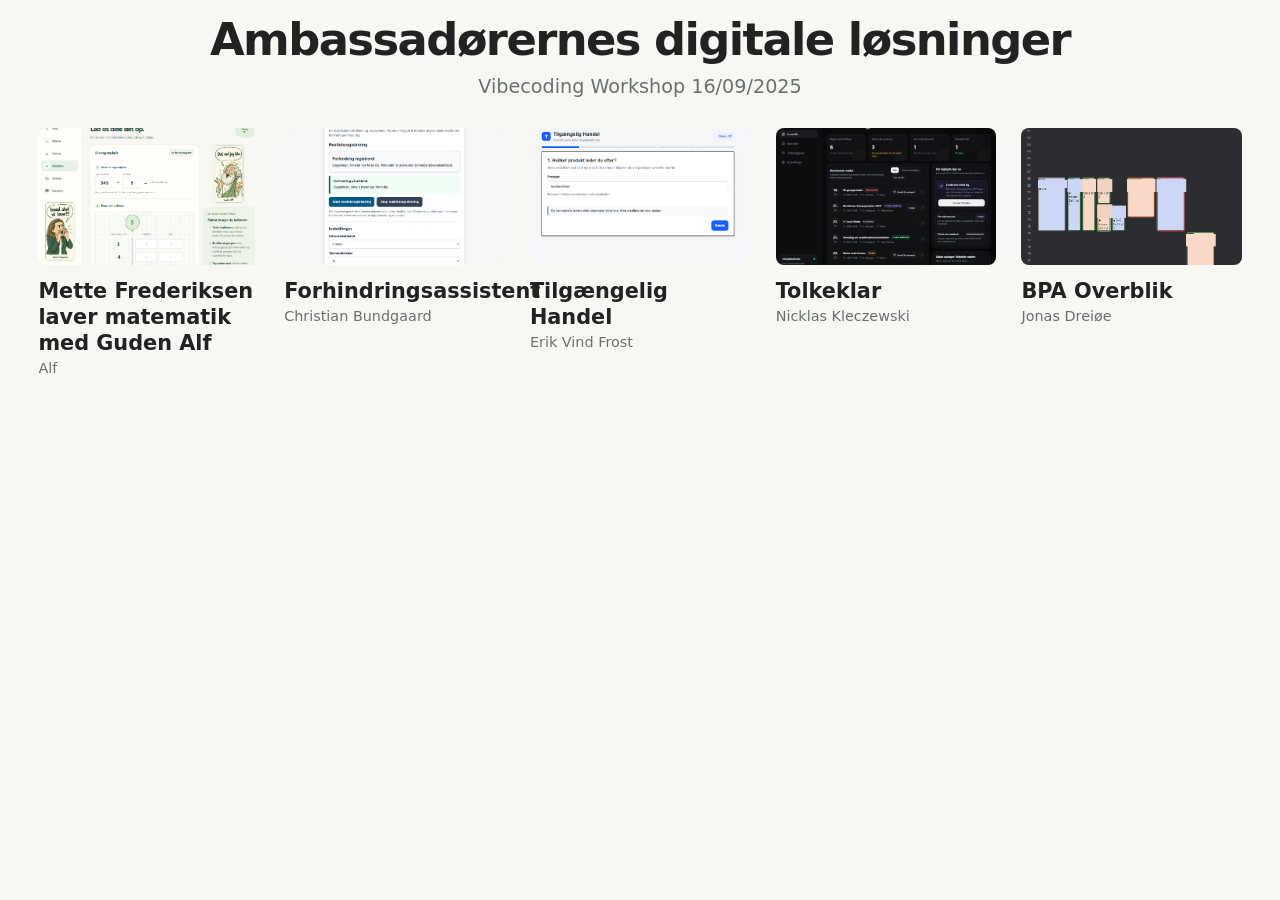
<file: index.html>
<!doctype html>
<html lang="da">
<head>
  <meta charset="utf-8">
  <meta name="viewport" content="width=device-width, initial-scale=1">
  <meta name="theme-color" content="#f7f7f4">
  <title>Workshopprojekter</title>
  <link rel="stylesheet" href="styles.css">
  <script src="projects.js" defer></script>
</head>
<body>
  <main class="gallery" id="gallery" aria-label="Workshopprojekter">
    <header class="gallery-heading">
      <h1>Ambassadørernes digitale løsninger</h1>
      <p>Vibecoding Workshop 16/09/2025</p>
    </header>
  </main>
  <main class="detail" id="detail" hidden>
    <header class="detail-header">
      <a class="back-link" href="./" aria-label="Tilbage til forsiden">←</a>
      <div><h1 id="project-title"></h1><p id="project-author"></p><p id="project-description" class="project-description" hidden></p></div>
    </header>
    <iframe id="project-frame" title="Projektvisning" sandbox="allow-scripts allow-forms allow-modals" allow="fullscreen"></iframe>
  </main>
</body>
</html>
</file>
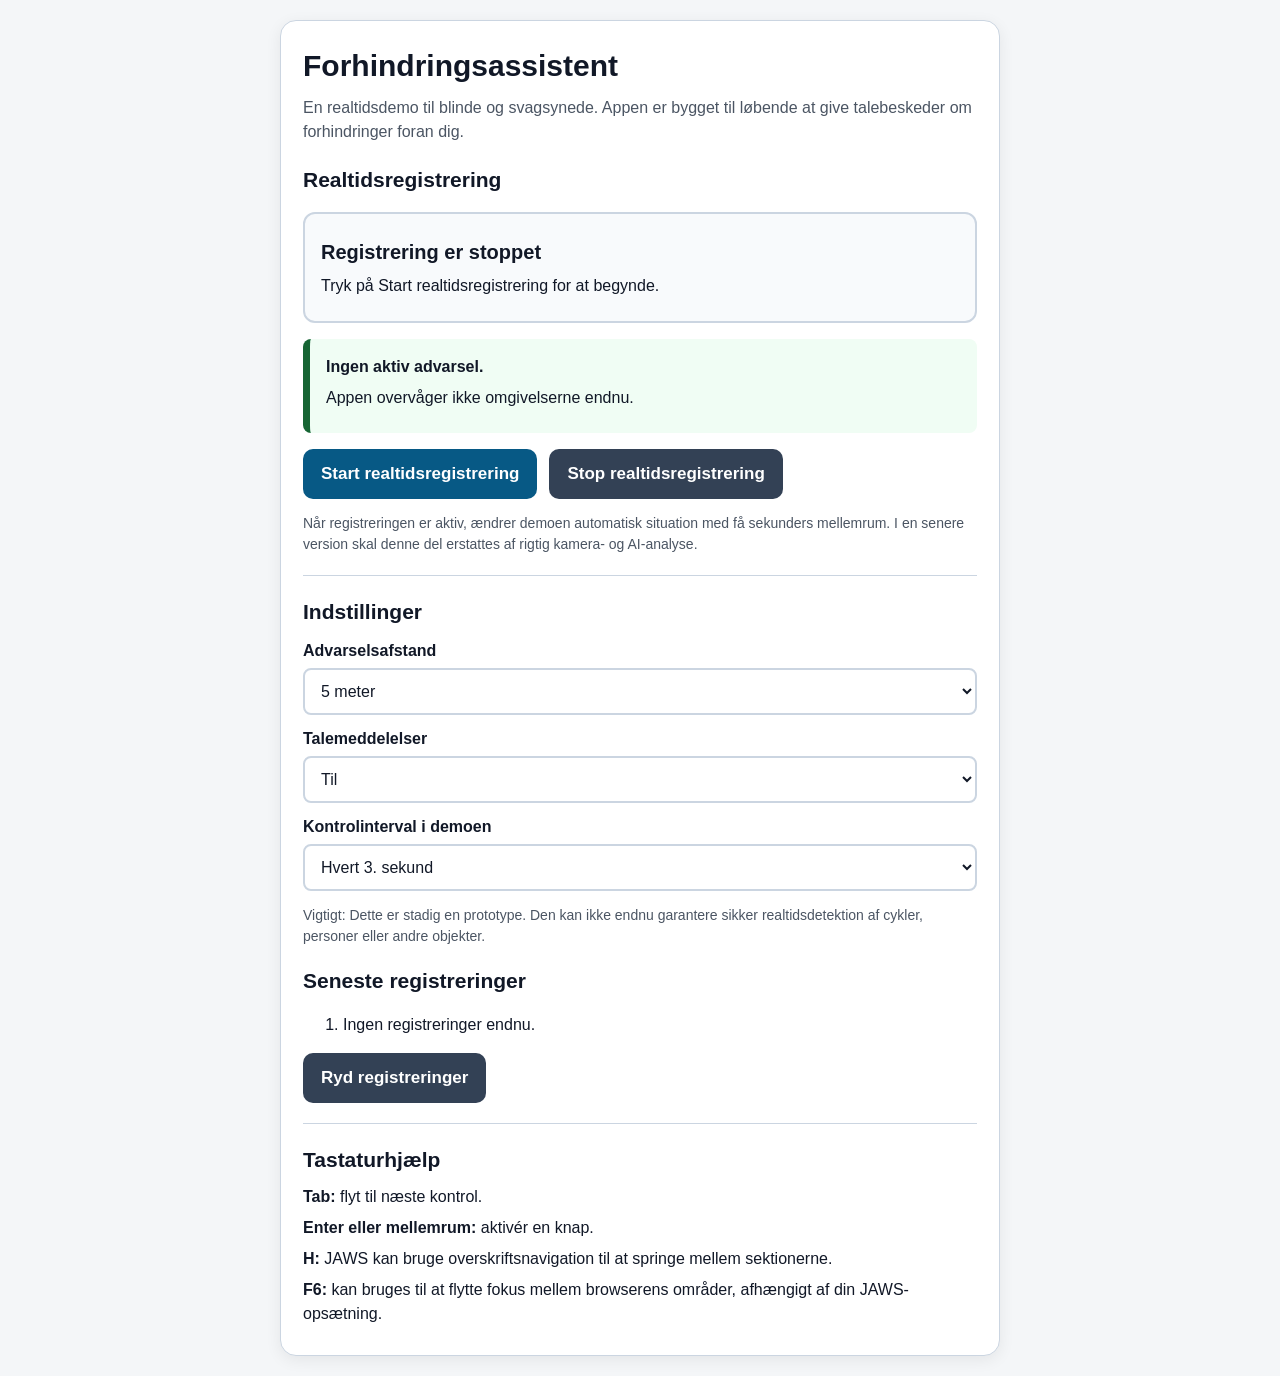
<file: projects/forhindringsassistent/index.html>
<!doctype html>
<html lang="da">
<head>
<meta charset="utf-8">
<meta name="viewport" content="width=device-width,initial-scale=1">
<title>Forhindringsassistent – demo</title>
<style>
  :root{
    --bg:#f4f6f8; --panel:#fff; --text:#111827; --muted:#4b5563;
    --accent:#075985; --accent2:#0c4a6e; --danger:#b91c1c;
    --border:#cbd5e1; --focus:#f59e0b; --ok:#166534;
  }
  *{box-sizing:border-box}
  body{margin:0;background:var(--bg);color:var(--text);font-family:Arial,sans-serif;line-height:1.5}
  main{max-width:760px;margin:0 auto;padding:20px}
  .app{background:var(--panel);border:1px solid var(--border);border-radius:16px;padding:22px;box-shadow:0 4px 16px #00000012}
  h1{font-size:30px;margin:0 0 8px}
  h2{font-size:21px;margin:0 0 10px}
  p{margin:7px 0}
  .intro{color:var(--muted);margin-bottom:20px}
  .status{border:2px solid var(--border);border-radius:12px;padding:16px;margin:16px 0;background:#f8fafc}
  .status strong{font-size:20px}
  .alert{border-left:7px solid var(--danger);background:#fef2f2;padding:16px;border-radius:8px;margin-top:14px}
  .clear{border-left:7px solid var(--ok);background:#f0fdf4;padding:16px;border-radius:8px;margin-top:14px}
  .row{display:flex;gap:12px;flex-wrap:wrap;margin-top:16px}
  button{appearance:none;border:0;border-radius:10px;background:var(--accent);color:#fff;padding:14px 18px;font-size:17px;font-weight:700;cursor:pointer;min-height:50px}
  button.secondary{background:#334155}
  button.danger{background:var(--danger)}
  button:focus-visible{outline:4px solid var(--focus);outline-offset:3px}
  .controls{border-top:1px solid var(--border);margin-top:20px;padding-top:20px}
  label{display:block;font-weight:700;margin:12px 0 5px}
  select,input{font:inherit;width:100%;padding:12px;border:2px solid var(--border);border-radius:8px;background:#fff;color:var(--text)}
  .sr{position:absolute;width:1px;height:1px;padding:0;margin:-1px;overflow:hidden;clip:rect(0,0,0,0);white-space:nowrap;border:0}
  .note{font-size:14px;color:var(--muted);margin-top:14px}
  .events{margin-top:18px}
  .events ul{padding-left:22px}
  .badge{display:inline-block;padding:3px 8px;border-radius:99px;background:#e2e8f0;font-size:13px;font-weight:700}
  @media(max-width:560px){main{padding:10px}.app{padding:16px}h1{font-size:26px}}
</style>
</head>
<body>
<main>
  <section class="app" aria-labelledby="title">
    <h1 id="title">Forhindringsassistent</h1>
    <p class="intro">
      En realtidsdemo til blinde og svagsynede. Appen er bygget til løbende at give
      talebeskeder om forhindringer foran dig.
    </p>

    <section aria-labelledby="live-heading">
      <h2 id="live-heading">Realtidsregistrering</h2>

      <div id="status" class="status" role="status" aria-live="polite" aria-atomic="true" tabindex="-1">
        <p><strong id="headline">Registrering er stoppet</strong></p>
        <p id="detail">Tryk på Start realtidsregistrering for at begynde.</p>
      </div>

      <div id="warning" class="clear" role="alert" aria-live="assertive" aria-atomic="true">
        <strong>Ingen aktiv advarsel.</strong>
        <p>Appen overvåger ikke omgivelserne endnu.</p>
      </div>

      <div class="row">
        <button id="start">Start realtidsregistrering</button>
        <button id="stop" class="secondary" disabled>Stop realtidsregistrering</button>
      </div>

      <p id="running-description" class="note">
        Når registreringen er aktiv, ændrer demoen automatisk situation med få sekunders mellemrum.
        I en senere version skal denne del erstattes af rigtig kamera- og AI-analyse.
      </p>
    </section>

    <section class="controls" aria-labelledby="settings-heading">
      <h2 id="settings-heading">Indstillinger</h2>

      <label for="distance">Advarselsafstand</label>
      <select id="distance">
        <option value="2">2 meter</option>
        <option value="5" selected>5 meter</option>
        <option value="10">10 meter</option>
      </select>

      <label for="sound">Talemeddelelser</label>
      <select id="sound">
        <option value="on" selected>Til</option>
        <option value="off">Fra</option>
      </select>

      <label for="interval">Kontrolinterval i demoen</label>
      <select id="interval">
        <option value="2">Hvert 2. sekund</option>
        <option value="3" selected>Hvert 3. sekund</option>
        <option value="5">Hvert 5. sekund</option>
      </select>

      <p class="note">
        Vigtigt: Dette er stadig en prototype. Den kan ikke endnu garantere sikker
        realtidsdetektion af cykler, personer eller andre objekter.
      </p>
    </section>

    <section class="events" aria-labelledby="events-heading">
      <h2 id="events-heading">Seneste registreringer</h2>
      <ol id="log" aria-live="off">
        <li>Ingen registreringer endnu.</li>
      </ol>
      <button id="clear-log" class="secondary">Ryd registreringer</button>
    </section>

    <section class="controls" aria-labelledby="keyboard-heading">
      <h2 id="keyboard-heading">Tastaturhjælp</h2>
      <p><strong>Tab:</strong> flyt til næste kontrol.</p>
      <p><strong>Enter eller mellemrum:</strong> aktivér en knap.</p>
      <p><strong>H:</strong> JAWS kan bruge overskriftsnavigation til at springe mellem sektionerne.</p>
      <p><strong>F6:</strong> kan bruges til at flytte fokus mellem browserens områder, afhængigt af din JAWS-opsætning.</p>
    </section>
  </section>
</main>

<script>
(() => {
  const situations = [
    {name:"Cykel", distance:4, direction:"lige foran dig", movement:"står stille", severity:"danger"},
    {name:"Cykel", distance:3, direction:"lidt til højre", movement:"bevæger sig mod dig", severity:"danger"},
    {name:"Person", distance:6, direction:"lige foran dig", movement:"går på tværs", severity:"danger"},
    {name:"Skraldespand", distance:2, direction:"lidt til venstre", movement:"står stille", severity:"danger"},
    {name:"Byggehegn", distance:8, direction:"lige foran dig", movement:"står stille", severity:"danger"},
    {name:"Ingen forhindring", distance:null, direction:"", movement:"", severity:"clear"}
  ];

  let index = 0;
  let timer = null;
  let running = false;

  const $ = id => document.getElementById(id);

  function speak(text) {
    if ($("sound").value !== "on" || !("speechSynthesis" in window)) return;
    speechSynthesis.cancel();
    const utterance = new SpeechSynthesisUtterance(text);
    utterance.lang = "da-DK";
    utterance.rate = 1.0;
    speechSynthesis.speak(utterance);
  }

  function threshold() {
    return Number($("distance").value);
  }

  function addLog(text) {
    const log = $("log");
    if (log.children.length === 1 &&
        log.firstElementChild.textContent === "Ingen registreringer endnu.") {
      log.innerHTML = "";
    }
    const li = document.createElement("li");
    li.textContent = new Date().toLocaleTimeString("da-DK", {
      hour:"2-digit", minute:"2-digit", second:"2-digit"
    }) + ": " + text;
    log.prepend(li);
    while (log.children.length > 8) log.lastElementChild.remove();
  }

  function announceSituation() {
    const s = situations[index];
    index = (index + 1) % situations.length;

    if (s.severity === "clear") {
      $("headline").textContent = "Ingen forhindring registreret";
      $("detail").textContent = "Der er ikke registreret en aktiv forhindring i denne demosituation.";
      $("warning").className = "clear";
      $("warning").innerHTML =
        "<strong>Vejen er fri i denne demosituation.</strong>" +
        "<p>Fortsæt med opmærksomhed på omgivelserne.</p>";
      speak("Ingen forhindring registreret");
      addLog("Ingen forhindring registreret");
      return;
    }

    const limit = threshold();

    if (s.distance <= limit) {
      const text = `Pas på. ${s.name}, cirka ${s.distance} meter ${s.direction}. ${s.movement}.`;
      $("headline").textContent = "ADVARSEL";
      $("detail").textContent =
        `${s.name}, cirka ${s.distance} meter ${s.direction}. ${s.movement}.`;
      $("warning").className = "alert";
      $("warning").innerHTML =
        `<strong>Pas på: ${s.name}.</strong>` +
        `<p>Cirka ${s.distance} meter ${s.direction}. ${s.movement}.</p>`;
      speak(text);
      addLog(text);
    } else {
      $("headline").textContent = "Forhindring registreret";
      $("detail").textContent =
        `${s.name}, ${s.distance} meter ${s.direction}. Afstanden er større end din valgte advarselsafstand.`;
      $("warning").className = "clear";
      $("warning").innerHTML =
        `<strong>Forhindring på afstand.</strong>` +
        `<p>${s.name}, cirka ${s.distance} meter ${s.direction}.</p>`;
    }
  }

  function start() {
    if (running) return;
    running = true;
    $("start").disabled = true;
    $("stop").disabled = false;
    $("headline").textContent = "Realtidsregistrering er aktiv";
    $("detail").textContent = "Appen kontrollerer situationen løbende.";
    speak("Realtidsregistrering startet");
    addLog("Realtidsregistrering startet");
    announceSituation();

    const ms = Number($("interval").value) * 1000;
    timer = setInterval(announceSituation, ms);
  }

  function stop() {
    running = false;
    clearInterval(timer);
    timer = null;
    $("start").disabled = false;
    $("stop").disabled = true;
    $("headline").textContent = "Registrering er stoppet";
    $("detail").textContent = "Tryk på Start realtidsregistrering for at begynde igen.";
    $("warning").className = "clear";
    $("warning").innerHTML =
      "<strong>Ingen aktiv advarsel.</strong><p>Appen overvåger ikke omgivelserne.</p>";
    speak("Realtidsregistrering stoppet");
    addLog("Realtidsregistrering stoppet");
  }

  $("start").addEventListener("click", start);
  $("stop").addEventListener("click", stop);

  $("clear-log").addEventListener("click", () => {
    $("log").innerHTML = "<li>Ingen registreringer endnu.</li>";
    speak("Registreringer ryddet");
  });

  $("interval").addEventListener("change", () => {
    if (!running) return;
    clearInterval(timer);
    timer = setInterval(announceSituation, Number($("interval").value) * 1000);
    speak("Kontrolinterval ændret");
  });

  $("distance").addEventListener("change", () => {
    if (running) speak(`Advarselsafstand ${threshold()} meter`);
  });

  $("sound").addEventListener("change", () => {
    if ($("sound").value === "on") speak("Talemeddelelser slået til");
  });
})();
</script>
</body>
</html>
</file>
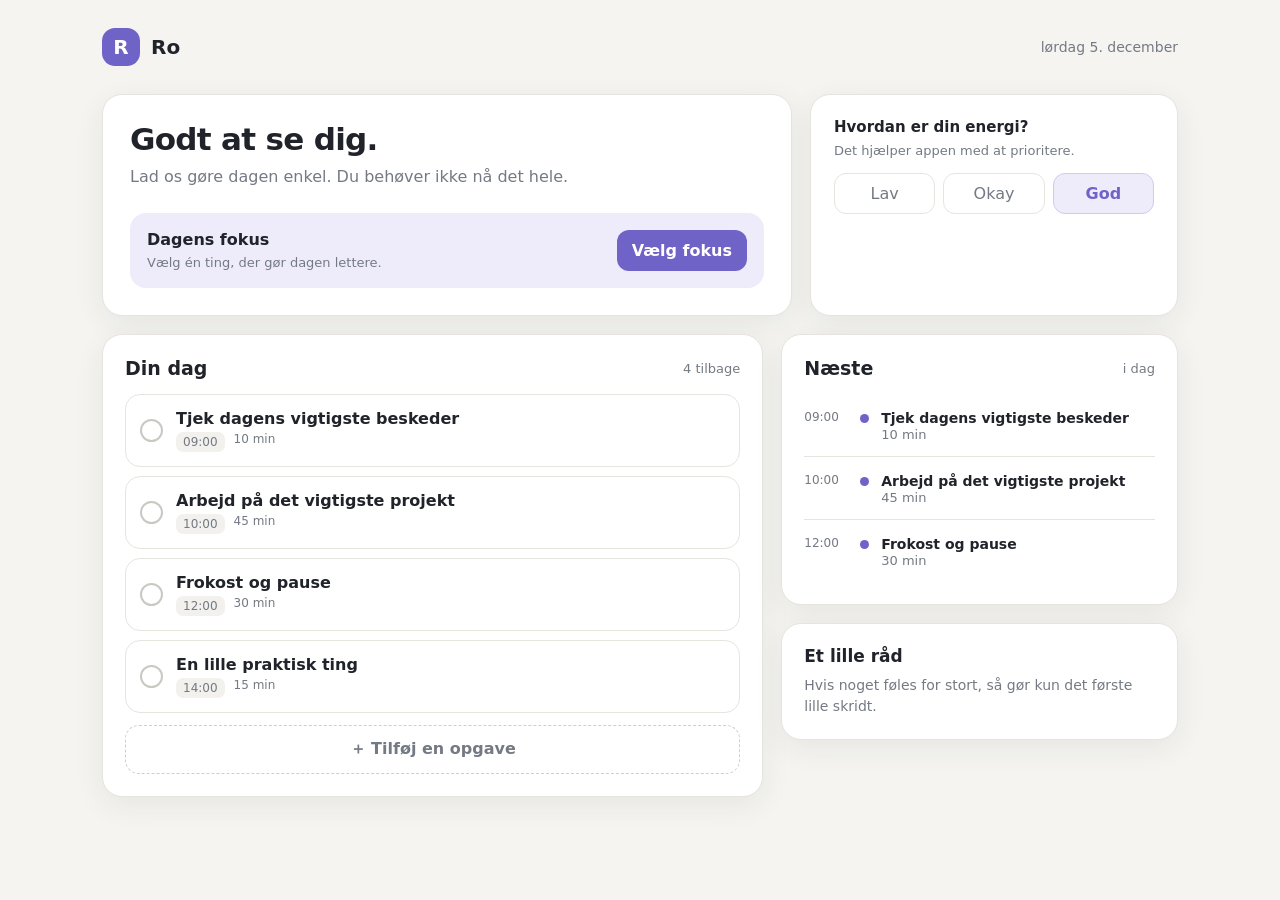
<file: projects/planlaegger-app/index.html>
<!DOCTYPE html>
<html lang="da">
<head>
<meta charset="UTF-8">
<meta name="viewport" content="width=device-width, initial-scale=1.0">
<title>Ro — ADHD planlægger</title>
<style>
  :root{
    --bg:#f5f4f0;
    --card:#ffffff;
    --ink:#20242a;
    --muted:#747a83;
    --line:#e6e4de;
    --accent:#6f63c8;
    --accent-soft:#eeecfb;
    --green:#4d9b78;
    --yellow:#e5aa4d;
    --shadow:0 8px 30px rgba(32,36,42,.07);
    --radius:20px;
  }
  *{box-sizing:border-box}
  body{
    margin:0;background:var(--bg);color:var(--ink);
    font-family:Inter,ui-sans-serif,system-ui,-apple-system,BlinkMacSystemFont,"Segoe UI",sans-serif;
  }
  button,input{font:inherit}
  button{cursor:pointer}
  .app{max-width:1120px;margin:auto;min-height:100vh;padding:28px 22px 100px}
  header{display:flex;justify-content:space-between;align-items:center;margin-bottom:28px}
  .brand{display:flex;align-items:center;gap:11px;font-weight:750;font-size:20px}
  .logo{width:38px;height:38px;border-radius:13px;background:var(--accent);color:#fff;display:grid;place-items:center;font-weight:800}
  .date{color:var(--muted);font-size:14px}
  .hero{display:grid;grid-template-columns:1.5fr .8fr;gap:18px;margin-bottom:18px}
  .card{background:var(--card);border:1px solid var(--line);border-radius:var(--radius);box-shadow:var(--shadow)}
  .welcome{padding:27px}
  h1{font-size:31px;line-height:1.1;margin:0 0 9px;letter-spacing:-.7px}
  .sub{color:var(--muted);margin:0;line-height:1.5}
  .focus{margin-top:24px;background:var(--accent-soft);border-radius:16px;padding:17px;display:flex;justify-content:space-between;align-items:center;gap:12px}
  .focus strong{display:block;margin-bottom:3px}
  .small{font-size:13px;color:var(--muted)}
  .primary{border:0;background:var(--accent);color:#fff;border-radius:12px;padding:11px 15px;font-weight:700}
  .secondary{border:1px solid var(--line);background:#fff;color:var(--ink);border-radius:12px;padding:10px 14px;font-weight:650}
  .energy{padding:23px}
  .energy h3{margin:0 0 7px;font-size:15px}
  .energy-row{display:flex;gap:8px;margin-top:15px}
  .energy button{flex:1;border:1px solid var(--line);background:#fff;border-radius:12px;padding:10px 4px;color:var(--muted)}
  .energy button.active{background:var(--accent-soft);border-color:#cfc9f3;color:var(--accent);font-weight:700}
  .layout{display:grid;grid-template-columns:1.25fr .75fr;gap:18px}
  .section{padding:22px}
  .section-head{display:flex;justify-content:space-between;align-items:center;margin-bottom:15px}
  .section h2{font-size:19px;margin:0}
  .tasks{display:flex;flex-direction:column;gap:9px}
  .task{display:flex;align-items:center;gap:13px;padding:14px;border:1px solid var(--line);border-radius:15px;transition:.2s}
  .task.done{opacity:.55;background:#fafaf9}
  .task.done .task-title{text-decoration:line-through}
  .check{width:23px;height:23px;border-radius:50%;border:2px solid #c9c8c2;background:#fff;flex:none;display:grid;place-items:center;color:#fff}
  .task.done .check{background:var(--green);border-color:var(--green)}
  .task-main{flex:1;min-width:0}
  .task-title{font-weight:650}
  .meta{display:flex;gap:9px;margin-top:4px;font-size:12px;color:var(--muted)}
  .tag{padding:3px 7px;border-radius:7px;background:#f2f1ed}
  .add{width:100%;margin-top:12px;border:1.5px dashed #cfcfc9;background:transparent;border-radius:14px;padding:13px;color:var(--muted);font-weight:650}
  .side-block{margin-bottom:18px}
  .next{display:flex;gap:12px;align-items:flex-start;padding:14px 0;border-bottom:1px solid var(--line)}
  .next:last-child{border-bottom:0}
  .time{font-size:12px;color:var(--muted);width:44px;padding-top:2px}
  .dot{width:9px;height:9px;border-radius:50%;background:var(--accent);margin-top:6px}
  .next strong{font-size:14px}
  .empty{padding:22px 5px;color:var(--muted);text-align:center;display:none}
  .modal{position:fixed;inset:0;background:rgba(25,28,33,.35);display:none;align-items:center;justify-content:center;padding:20px}
  .modal.open{display:flex}
  .dialog{width:min(460px,100%);background:#fff;border-radius:22px;padding:24px;box-shadow:0 20px 70px rgba(0,0,0,.18)}
  .dialog h2{margin:0 0 17px}
  label{font-size:13px;color:var(--muted);display:block;margin:12px 0 6px}
  input{width:100%;border:1px solid var(--line);border-radius:11px;padding:11px 12px;outline:none}
  input:focus{border-color:#aaa2e6;box-shadow:0 0 0 3px var(--accent-soft)}
  .actions{display:flex;justify-content:flex-end;gap:9px;margin-top:20px}
  @media(max-width:780px){
    .hero,.layout{grid-template-columns:1fr}
    h1{font-size:27px}
    .app{padding:20px 14px 70px}
  }
</style>
</head>
<body>
<div class="app">
  <header>
    <div class="brand"><div class="logo">R</div> Ro</div>
    <div class="date" id="today"></div>
  </header>

  <div class="hero">
    <section class="card welcome">
      <h1>Godt at se dig.</h1>
      <p class="sub">Lad os gøre dagen enkel. Du behøver ikke nå det hele.</p>
      <div class="focus">
        <div><strong>Dagens fokus</strong><span class="small">Vælg én ting, der gør dagen lettere.</span></div>
        <button class="primary" onclick="focusTask()">Vælg fokus</button>
      </div>
    </section>
    <section class="card energy">
      <h3>Hvordan er din energi?</h3>
      <div class="small">Det hjælper appen med at prioritere.</div>
      <div class="energy-row">
        <button onclick="setEnergy(this,'Lav')">Lav</button>
        <button onclick="setEnergy(this,'Okay')">Okay</button>
        <button onclick="setEnergy(this,'God')" class="active">God</button>
      </div>
    </section>
  </div>

  <div class="layout">
    <section class="card section">
      <div class="section-head">
        <h2>Din dag</h2>
        <span class="small" id="count"></span>
      </div>
      <div class="tasks" id="tasks"></div>
      <div class="empty" id="empty">Ingen opgaver endnu. Det er også helt okay.</div>
      <button class="add" onclick="openModal()">＋ Tilføj en opgave</button>
    </section>

    <aside>
      <section class="card section side-block">
        <div class="section-head"><h2>Næste</h2><span class="small">i dag</span></div>
        <div id="next"></div>
      </section>
      <section class="card section">
        <h2 style="font-size:17px;margin:0 0 9px">Et lille råd</h2>
        <p class="sub" style="font-size:14px">Hvis noget føles for stort, så gør kun det første lille skridt.</p>
      </section>
    </aside>
  </div>
</div>

<div class="modal" id="modal" onclick="if(event.target===this)closeModal()">
  <div class="dialog">
    <h2>Ny opgave</h2>
    <label for="title">Hvad skal gøres?</label>
    <input id="title" placeholder="Fx. Send mail til Anna">
    <label for="time">Tidspunkt <span>(valgfrit)</span></label>
    <input id="time" type="time">
    <label for="duration">Hvor lang tid?</label>
    <input id="duration" placeholder="Fx. 15 min">
    <div class="actions">
      <button class="secondary" onclick="closeModal()">Annuller</button>
      <button class="primary" onclick="addTask()">Tilføj</button>
    </div>
  </div>
</div>

<script>
const state = {
  energy:'God',
  tasks:[
    {id:1,title:'Tjek dagens vigtigste beskeder',time:'09:00',duration:'10 min',done:false},
    {id:2,title:'Arbejd på det vigtigste projekt',time:'10:00',duration:'45 min',done:false},
    {id:3,title:'Frokost og pause',time:'12:00',duration:'30 min',done:false},
    {id:4,title:'En lille praktisk ting',time:'14:00',duration:'15 min',done:false}
  ]
};

function render(){
  const tasks=document.getElementById('tasks');
  tasks.innerHTML='';
  state.tasks.forEach(t=>{
    const el=document.createElement('div');
    el.className='task '+(t.done?'done':'');
    el.innerHTML=`<button class="check" aria-label="Marker færdig" onclick="toggleTask(${t.id})">${t.done?'✓':''}</button>
      <div class="task-main"><div class="task-title">${escapeHtml(t.title)}</div>
      <div class="meta"><span class="tag">${t.time||'Når det passer'}</span><span>${escapeHtml(t.duration||'')}</span></div></div>`;
    tasks.appendChild(el);
  });
  const left=state.tasks.filter(t=>!t.done).length;
  document.getElementById('count').textContent=left+' tilbage';
  document.getElementById('empty').style.display=state.tasks.length?'none':'block';
  renderNext();
}
function renderNext(){
  const next=document.getElementById('next');
  const upcoming=state.tasks.filter(t=>!t.done && t.time).slice(0,3);
  next.innerHTML=upcoming.length?upcoming.map(t=>`<div class="next"><div class="time">${t.time}</div><div class="dot"></div><div><strong>${escapeHtml(t.title)}</strong><div class="small">${escapeHtml(t.duration||'')}</div></div></div>`).join(''):'<div class="small">Du har ingen næste opgave.</div>';
}
function toggleTask(id){const t=state.tasks.find(x=>x.id===id);t.done=!t.done;render()}
function setEnergy(btn,value){document.querySelectorAll('.energy button').forEach(b=>b.classList.remove('active'));btn.classList.add('active');state.energy=value}
function focusTask(){
  const t=state.tasks.find(x=>!x.done);
  if(!t)return alert('Du er færdig for nu 🎉');
  document.querySelectorAll('.task').forEach((el,i)=>{if(state.tasks[i].id===t.id){el.style.borderColor='var(--accent)';el.scrollIntoView({behavior:'smooth',block:'center'});setTimeout(()=>el.style.borderColor='',1200)}})
}
function openModal(){document.getElementById('modal').classList.add('open');document.getElementById('title').focus()}
function closeModal(){document.getElementById('modal').classList.remove('open');document.getElementById('title').value='';document.getElementById('time').value='';document.getElementById('duration').value=''}
function addTask(){
  const title=document.getElementById('title').value.trim();
  if(!title){document.getElementById('title').focus();return}
  state.tasks.push({id:Date.now(),title,time:document.getElementById('time').value,duration:document.getElementById('duration').value.trim(),done:false});
  state.tasks.sort((a,b)=>(a.time||'99:99').localeCompare(b.time||'99:99'));
  closeModal();render();
}
function escapeHtml(s){return String(s).replace(/[&<>"']/g,c=>({'&':'&amp;','<':'&lt;','>':'&gt;','"':'&quot;',"'":'&#039;'}[c]))}
const d=new Date();document.getElementById('today').textContent=d.toLocaleDateString('da-DK',{weekday:'long',day:'numeric',month:'long'});
render();
</script>
</body>
</html>
</file>
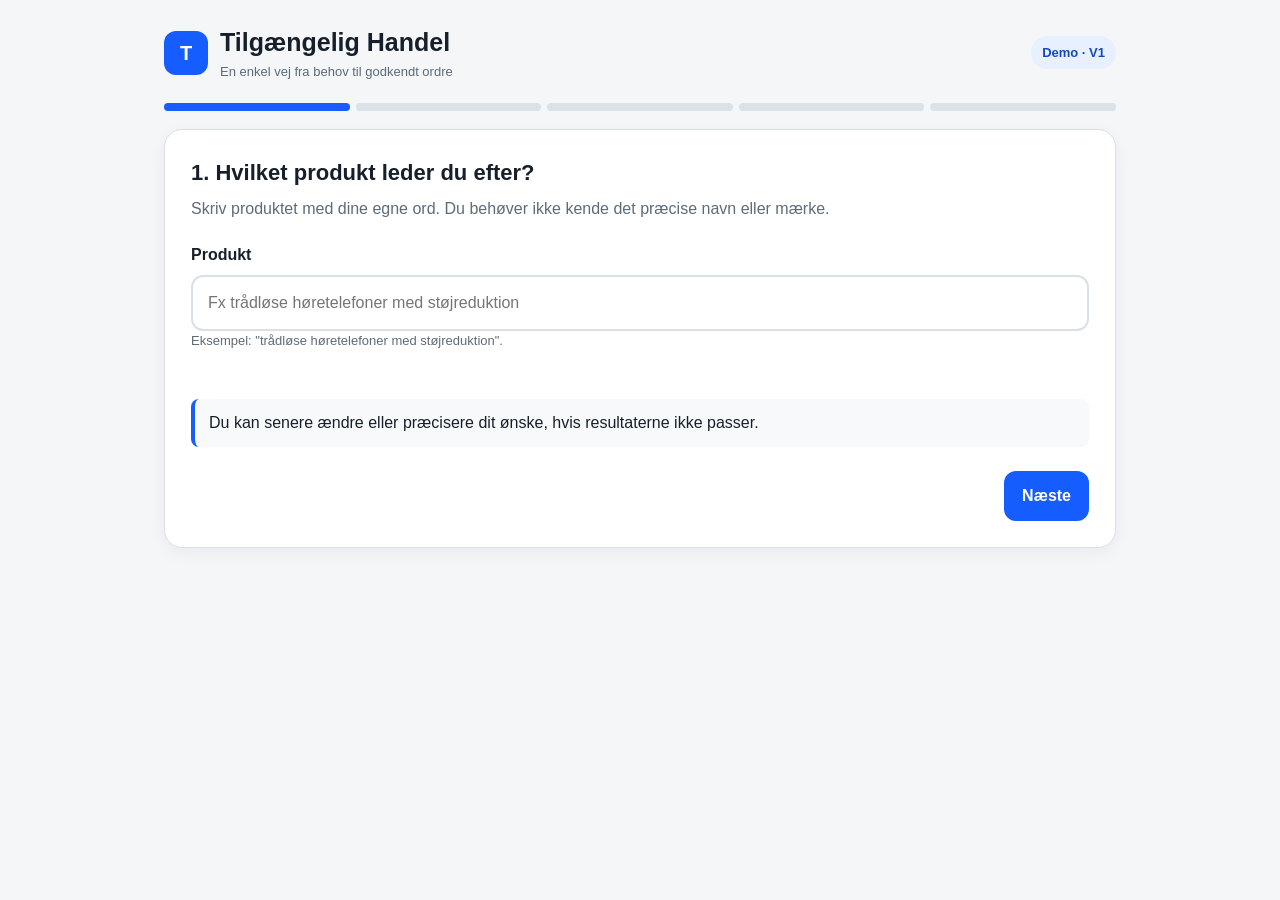
<file: projects/tilgaengelig-handel/index.html>
<!DOCTYPE html>
<html lang="da">
<head>
<meta charset="UTF-8">
<meta name="viewport" content="width=device-width, initial-scale=1.0">
<title>Tilgængelig Handel – Demo</title>
<style>
  :root{
    --bg:#f4f6f8; --card:#fff; --text:#17202a; --muted:#5e6b78;
    --primary:#165dff; --primary-dark:#0d46c7; --border:#d9e0e7;
    --focus:#ffb000; --success:#16794c;
  }
  *{box-sizing:border-box}
  html{scroll-behavior:smooth}
  body{
    margin:0;background:var(--bg);color:var(--text);
    font-family:Arial,Helvetica,sans-serif;line-height:1.5;
  }
  button,input,textarea,select{font:inherit}
  button{cursor:pointer}
  .skip-link{
    position:absolute;left:12px;top:-60px;z-index:1000;
    background:#fff;color:var(--text);padding:12px 16px;
    border:3px solid var(--primary);border-radius:10px;font-weight:700;
  }
  .skip-link:focus{top:12px}
  .app{max-width:1000px;margin:0 auto;padding:24px}
  header{
    display:flex;justify-content:space-between;align-items:center;
    gap:20px;margin-bottom:22px;
  }
  .brand{display:flex;align-items:center;gap:12px}
  .logo{
    width:44px;height:44px;border-radius:12px;background:var(--primary);
    color:white;display:grid;place-items:center;font-weight:800;font-size:20px;
  }
  h1{font-size:25px;margin:0}
  h2{font-size:22px;margin:0 0 8px}
  h3{margin:0 0 5px}
  .tag{
    background:#e8f0ff;color:#1649b8;padding:7px 11px;
    border-radius:999px;font-size:13px;font-weight:700;
  }
  .progress{
    display:flex;gap:6px;margin-bottom:18px;
  }
  .dot{height:8px;flex:1;border-radius:99px;background:#dce2e8}
  .dot.active{background:var(--primary)}
  .card{
    background:var(--card);border:1px solid var(--border);
    border-radius:18px;padding:26px;
    box-shadow:0 5px 18px rgba(20,35,50,.05);
  }
  .intro{color:var(--muted);margin:0 0 22px}
  label{display:block;font-weight:700;margin:0 0 8px}
  input,textarea,select{
    width:100%;padding:14px 15px;border:2px solid var(--border);
    border-radius:12px;background:#fff;color:var(--text);
  }
  textarea{min-height:120px;resize:vertical}
  input:focus-visible,textarea:focus-visible,select:focus-visible,
  button:focus-visible{
    outline:4px solid var(--focus);outline-offset:3px;
    border-color:var(--primary);
  }
  .actions{
    display:flex;justify-content:space-between;gap:12px;margin-top:24px;
  }
  .btn{
    border:0;border-radius:12px;padding:13px 18px;font-weight:700;
  }
  .btn.primary{background:var(--primary);color:#fff}
  .btn.primary:hover{background:var(--primary-dark)}
  .btn.secondary{background:#eef1f4;color:var(--text)}
  .btn:disabled{opacity:.45;cursor:not-allowed}
  .option-grid{
    display:grid;grid-template-columns:repeat(2,1fr);gap:12px;margin-top:18px;
  }
  .option{
    border:2px solid var(--border);border-radius:14px;padding:15px;
    background:#fff;text-align:left;color:var(--text);
  }
  .option:hover{border-color:#8aa9ed}
  .option.selected{
    border-color:var(--primary);background:#f3f7ff;
    box-shadow:0 0 0 2px var(--primary) inset;
  }
  .price{font-size:20px;font-weight:800;margin-top:5px}
  .meta{color:var(--muted);font-size:14px}
  .notice{
    background:#f7f9fb;border-left:4px solid var(--primary);
    padding:12px 14px;margin:16px 0;border-radius:8px;
  }
  .error{
    color:#9b1c1c;font-weight:700;min-height:24px;margin-top:8px;
  }
  .review{display:grid;gap:10px;margin-top:18px}
  .row{
    display:flex;justify-content:space-between;gap:20px;
    border-bottom:1px solid #edf0f3;padding:10px 0;
  }
  .row:last-child{border-bottom:0}
  .success{text-align:center;padding:22px 5px}
  .check{font-size:48px;color:var(--success)}
  .small{font-size:13px;color:var(--muted)}
  .sr-only{
    position:absolute;width:1px;height:1px;padding:0;margin:-1px;
    overflow:hidden;clip:rect(0,0,0,0);white-space:nowrap;border:0;
  }
  @media(max-width:650px){
    .app{padding:14px}.card{padding:20px}
    .option-grid{grid-template-columns:1fr}
    header{align-items:flex-start;flex-direction:column}
  }
  @media(prefers-reduced-motion:reduce){
    html{scroll-behavior:auto}
    *,*::before,*::after{animation:none!important;transition:none!important}
  }
</style>
</head>
<body>
<a class="skip-link" href="#main-content">Spring til hovedindhold</a>

<div class="app">
  <header>
    <div class="brand">
      <div class="logo" aria-hidden="true">T</div>
      <div>
        <h1>Tilgængelig Handel</h1>
        <div class="small">En enkel vej fra behov til godkendt ordre</div>
      </div>
    </div>
    <div class="tag">Demo · V1</div>
  </header>

  <div class="progress" aria-label="Fremskridt gennem 5 trin">
    <div class="dot active"></div>
    <div class="dot"></div>
    <div class="dot"></div>
    <div class="dot"></div>
    <div class="dot"></div>
  </div>

  <div id="step-status" class="sr-only" aria-live="polite"></div>

  <main id="main-content" tabindex="-1"></main>
</div>

<script>
const state = {
  step: 1,
  product: "",
  info: "",
  supplier: null,
  delivery: "Standardlevering",
  payment: "MobilePay",
  moveFocus: false
};

const suppliers = [
  {name:"Leverandør A", detail:"På lager · levering 1–2 hverdage", price:799, shipping:0},
  {name:"Leverandør B", detail:"På lager · levering 2–4 hverdage", price:749, shipping:39},
  {name:"Leverandør C", detail:"På lager · levering 1–3 hverdage", price:825, shipping:0}
];

function render(){
  const app=document.getElementById("main-content");

  document.querySelectorAll(".dot").forEach((dot,i)=>{
    dot.classList.toggle("active",i < state.step);
  });

  if(state.step===1) app.innerHTML=step1();
  if(state.step===2) app.innerHTML=step2();
  if(state.step===3) app.innerHTML=step3();
  if(state.step===4) app.innerHTML=step4();
  if(state.step===5) app.innerHTML=step5();

  document.getElementById("step-status").textContent =
    `Trin ${state.step} af 5.`;

  if(state.moveFocus){
    app.focus();
    state.moveFocus=false;
  }
}

function step1(){
 return `<section class="card" aria-labelledby="heading-step1">
   <h2 id="heading-step1">1. Hvilket produkt leder du efter?</h2>
   <p class="intro">
     Skriv produktet med dine egne ord. Du behøver ikke kende det præcise navn eller mærke.
   </p>

   <label for="product">Produkt</label>
   <input id="product" value="${esc(state.product)}"
     placeholder="Fx trådløse høretelefoner med støjreduktion"
     aria-describedby="product-help product-error"
     aria-invalid="false"
     autocomplete="off">
   <div id="product-help" class="small">
     Eksempel: "trådløse høretelefoner med støjreduktion".
   </div>
   <div id="product-error" class="error" role="alert"></div>

   <div class="notice">
     Du kan senere ændre eller præcisere dit ønske, hvis resultaterne ikke passer.
   </div>

   <div class="actions">
     <span></span>
     <button class="btn primary" type="button" onclick="nextFrom1()">Næste</button>
   </div>
 </section>`;
}

function step2(){
 return `<section class="card" aria-labelledby="heading-step2">
   <h2 id="heading-step2">2. Hvad vil du vide?</h2>
   <p class="intro">
     Beskriv de oplysninger, der er vigtige for dig, før du vælger et produkt.
   </p>

   <label for="info">Dine krav eller spørgsmål</label>
   <textarea id="info"
     placeholder="Fx pris, batteritid, størrelse, garanti, leveringstid eller om den er kompatibel med min telefon."
     aria-describedby="info-help">${esc(state.info)}</textarea>
   <div id="info-help" class="small">
     Du kan skrive flere krav eller spørgsmål. Feltet må gerne være tomt.
   </div>

   <div class="actions">
     <button class="btn secondary" type="button" onclick="back()">Tilbage</button>
     <button class="btn primary" type="button" onclick="nextFrom2()">Find muligheder</button>
   </div>
 </section>`;
}

function step3(){
 return `<section class="card" aria-labelledby="heading-step3">
   <h2 id="heading-step3">3. Mulige leverandører og priser</h2>
   <p class="intro">
     Her vises et eksempel på, hvordan appen kan samle muligheder i et overskueligt format.
     Vælg én mulighed for at fortsætte.
   </p>

   <div class="option-grid" role="group" aria-label="Mulige leverandører">
     ${suppliers.map((s,i)=>`
       <button class="option ${state.supplier===i?'selected':''}"
         type="button"
         onclick="choose(${i})"
         aria-pressed="${state.supplier===i}"
         aria-label="${s.name}, ${s.price} kroner, ${s.shipping ? s.shipping + ' kroner levering' : 'fri levering'}, ${s.detail}">
         <h3>${s.name}</h3>
         <div class="meta">${s.detail}</div>
         <div class="price">${s.price.toLocaleString("da-DK")} kr.</div>
         <div class="meta">${s.shipping ? `+ ${s.shipping} kr. levering` : "Fri levering"}</div>
       </button>
     `).join("")}
   </div>

   <div class="notice">
     <strong>Demo:</strong> I en rigtig version kan dette trin hente aktuelle priser,
     lagerstatus, produktdata og tilgængelig information fra relevante webshops.
   </div>

   <div class="actions">
     <button class="btn secondary" type="button" onclick="back()">Tilbage</button>
     <button class="btn primary" type="button" onclick="nextFrom3()" ${state.supplier===null?"disabled":""}>
       Gå til godkendelse
     </button>
   </div>
 </section>`;
}

function step4(){
 const s=suppliers[state.supplier];
 const total=s.price+s.shipping;

 return `<section class="card" aria-labelledby="heading-step4">
   <h2 id="heading-step4">4. Gennemse og godkend</h2>
   <p class="intro">
     Du bestemmer selv, om ordren er korrekt, før betaling.
   </p>

   <div class="review" aria-label="Ordreoversigt">
    <div class="row"><span>Produkt</span><strong>${esc(state.product)}</strong></div>
    <div class="row"><span>Leverandør</span><strong>${s.name}</strong></div>
    <div class="row"><span>Varepris</span><strong>${s.price.toLocaleString("da-DK")} kr.</strong></div>
    <div class="row"><span>Levering</span><strong>${s.shipping ? s.shipping.toLocaleString("da-DK")+" kr." : "Gratis"}</strong></div>
    <div class="row"><span>Total</span><strong>${total.toLocaleString("da-DK")} kr.</strong></div>
   </div>

   <label for="delivery" style="margin-top:20px">Levering</label>
   <select id="delivery" onchange="state.delivery=this.value">
     <option>Standardlevering</option>
     <option>Hurtig levering</option>
   </select>

   <label for="payment" style="margin-top:16px">Betaling</label>
   <select id="payment" onchange="state.payment=this.value">
     <option>MobilePay</option>
     <option>Apple Pay</option>
   </select>

   <div class="notice">
     <strong>Godkendelsespunkt:</strong>
     I en rigtig version stopper appen her og sender dig til den valgte betalingsløsning.
     Du godkender selv ordre, beløb og leverance.
   </div>

   <div class="actions">
     <button class="btn secondary" type="button" onclick="back()">Tilbage</button>
     <button class="btn primary" type="button" onclick="confirmOrder()">Godkend og betal</button>
   </div>
 </section>`;
}

function step5(){
 return `<section class="card success" aria-labelledby="heading-step5">
   <div class="check" aria-hidden="true">✓</div>
   <h2 id="heading-step5">Ordren er godkendt</h2>
   <p class="intro">
     Dette er kun en demo. I en rigtig løsning vil betalingen og ordrebekræftelsen
     ske gennem en sikker betalingsintegration.
   </p>

   <div class="review" aria-label="Ordrebekræftelse">
    <div class="row"><span>Produkt</span><strong>${esc(state.product)}</strong></div>
    <div class="row"><span>Leverandør</span><strong>${suppliers[state.supplier].name}</strong></div>
    <div class="row"><span>Betaling</span><strong>${state.payment}</strong></div>
   </div>

   <div class="actions">
     <button class="btn secondary" type="button" onclick="back()">Se ordre</button>
     <button class="btn primary" type="button" onclick="reset()">Start ny søgning</button>
   </div>
 </section>`;
}

function nextFrom1(){
  const input=document.getElementById("product");
  const error=document.getElementById("product-error");
  const value=input.value.trim();

  if(!value){
    error.textContent="Skriv venligst et produkt, før du går videre.";
    input.setAttribute("aria-invalid","true");
    input.focus();
    return;
  }

  error.textContent="";
  input.setAttribute("aria-invalid","false");
  state.product=value;
  state.step=2;
  state.moveFocus=true;
  render();
}

function nextFrom2(){
  state.info=document.getElementById("info").value.trim();
  state.step=3;
  state.moveFocus=true;
  render();
}

function choose(i){
  state.supplier=i;
  render();
}

function nextFrom3(){
  if(state.supplier!==null){
    state.step=4;
    state.moveFocus=true;
    render();
  }
}

function confirmOrder(){
  state.step=5;
  state.moveFocus=true;
  render();
}

function back(){
  if(state.step>1){
    state.step--;
    state.moveFocus=true;
    render();
  }
}

function reset(){
  Object.assign(state,{
    step:1,product:"",info:"",supplier:null,
    delivery:"Standardlevering",payment:"MobilePay",moveFocus:true
  });
  render();
}

function esc(value){
  return String(value||"").replace(/[&<>"']/g,m=>({
    "&":"&amp;","<":"&lt;",">":"&gt;",'"':"&quot;","'":"&#39;"
  }[m]));
}

render();
</script>
</body>
</html>
</file>
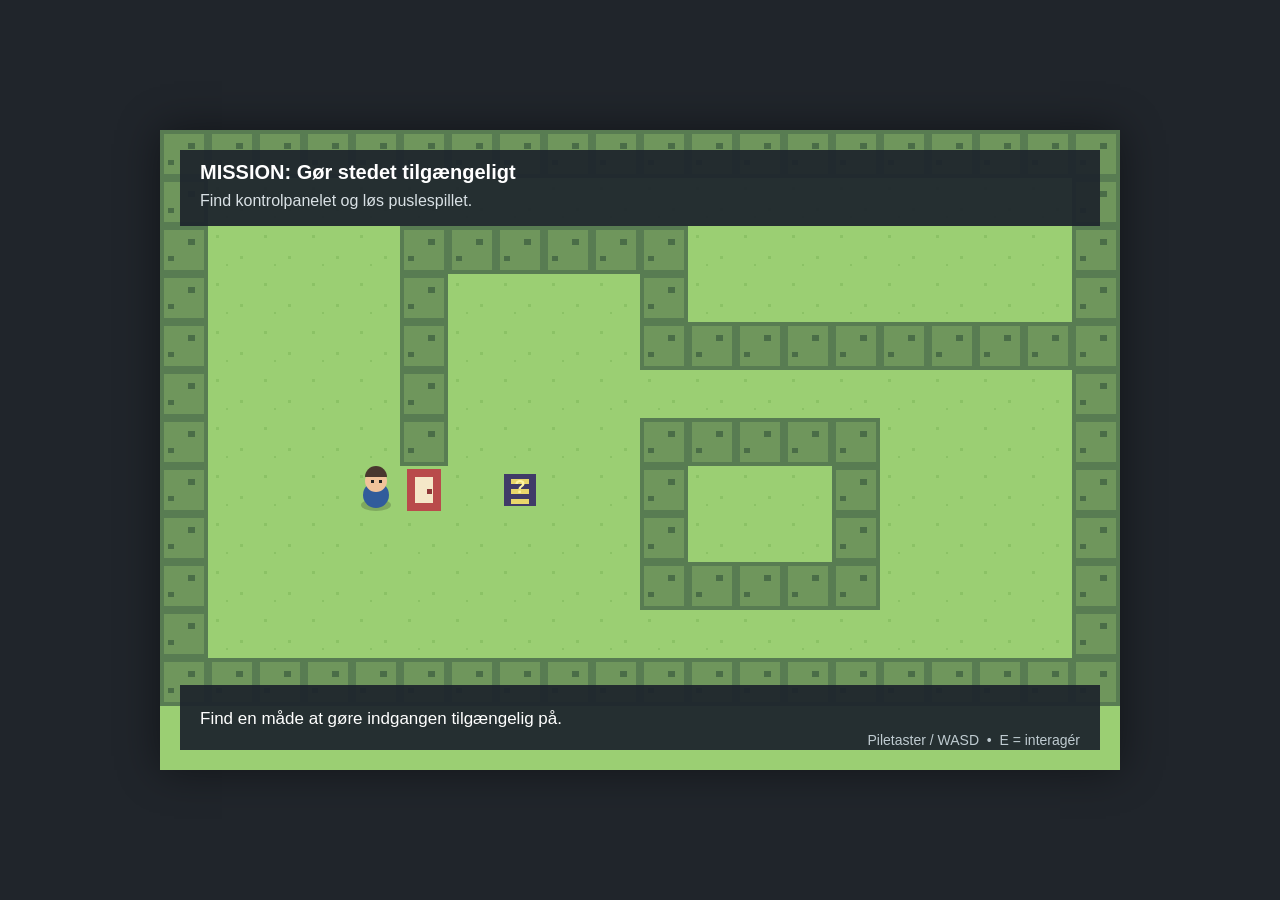
<file: projects/tilgaengeligheds-rpg/index.html>
<!DOCTYPE html>
<html lang="da">
<head>
<meta charset="UTF-8">
<meta name="viewport" content="width=device-width, initial-scale=1.0">
<title>Tilgængeligheds-RPG</title>
<style>
*{box-sizing:border-box}body{margin:0;background:#20252b;font-family:Arial,sans-serif;overflow:hidden}
#game{width:100vw;height:100vh;display:flex;align-items:center;justify-content:center}
canvas{image-rendering:pixelated;image-rendering:crisp-edges;max-width:100vw;max-height:100vh;background:#9bcf73;box-shadow:0 0 40px rgba(0,0,0,.45)}
</style></head>
<body><div id="game"><canvas id="canvas" width="960" height="640"></canvas></div>
<script>
const canvas=document.getElementById("canvas"),ctx=canvas.getContext("2d"),TILE=48;
const player={x:4,y:7};let solved=false,message="Find en måde at gøre indgangen tilgængelig på.";
const map=["####################","#..................#","#....######........#","#....#....#........#","#....#....##########","#....#.............#","#....#....#####....#","#....D....#...#....#","#.........#...#....#","#.........#####....#","#..................#","####################"];
const puzzle={x:7,y:7};
function tile(x,y,t){let p=x*TILE,q=y*TILE;if(t=="#"){ctx.fillStyle="#587c52";ctx.fillRect(p,q,TILE,TILE);ctx.fillStyle="#6f965c";ctx.fillRect(p+4,q+4,TILE-8,TILE-8);ctx.fillStyle="#4a6d47";ctx.fillRect(p+8,q+30,6,5);ctx.fillRect(p+28,q+13,7,6)}else{ctx.fillStyle="#9bcf73";ctx.fillRect(p,q,TILE,TILE);ctx.fillStyle="#8bc265";ctx.fillRect(p+8,q+9,3,3);ctx.fillRect(p+32,q+30,3,3);ctx.fillRect(p+18,q+38,2,2)}}
function door(x,y){let p=x*TILE,q=y*TILE;ctx.fillStyle=solved?"#76b852":"#b94b4b";ctx.fillRect(p+7,q+3,TILE-14,TILE-6);ctx.fillStyle="#f5e7c8";ctx.fillRect(p+15,q+11,TILE-30,TILE-22);ctx.fillStyle=solved?"#467d3b":"#8f3737";ctx.fillRect(p+27,q+23,5,5)}
function puzzleDraw(){let p=puzzle.x*TILE,q=puzzle.y*TILE;ctx.fillStyle="#403b68";ctx.fillRect(p+8,q+8,TILE-16,TILE-16);ctx.fillStyle="#e9d66b";ctx.fillRect(p+15,q+13,18,5);ctx.fillRect(p+15,q+23,18,5);ctx.fillRect(p+15,q+33,18,5);if(!solved){ctx.fillStyle="#fff4a3";ctx.font="bold 18px Arial";ctx.textAlign="center";ctx.fillText("?",p+24,q+27)}}
function playerDraw(){let x=player.x*TILE+24,y=player.y*TILE+24;ctx.fillStyle="rgba(0,0,0,.18)";ctx.beginPath();ctx.ellipse(x,y+15,15,6,0,0,Math.PI*2);ctx.fill();ctx.fillStyle="#315c9b";ctx.beginPath();ctx.arc(x,y+5,13,0,Math.PI*2);ctx.fill();ctx.fillStyle="#f1c39a";ctx.beginPath();ctx.arc(x,y-9,11,0,Math.PI*2);ctx.fill();ctx.fillStyle="#49372e";ctx.beginPath();ctx.arc(x,y-13,11,Math.PI,Math.PI*2);ctx.fill();ctx.fillStyle="#222";ctx.fillRect(x-5,y-10,3,3);ctx.fillRect(x+3,y-10,3,3)}
function ui(){ctx.fillStyle="rgba(30,38,45,.94)";ctx.fillRect(20,20,920,76);ctx.fillStyle="#fff";ctx.font="bold 20px Arial";ctx.textAlign="left";ctx.fillText("MISSION: Gør stedet tilgængeligt",40,49);ctx.font="16px Arial";ctx.fillStyle="#d9e1e5";ctx.fillText(solved?"Indgangen er nu tilgængelig. Udforsk området!":"Find kontrolpanelet og løs puslespillet.",40,76);ctx.fillStyle="rgba(30,38,45,.94)";ctx.fillRect(20,555,920,65);ctx.fillStyle="#fff";ctx.font="17px Arial";ctx.fillText(message,40,594);ctx.textAlign="right";ctx.font="14px Arial";ctx.fillStyle="#bfcbd1";ctx.fillText("Piletaster / WASD  •  E = interagér",920,615);ctx.textAlign="left"}
function draw(){ctx.clearRect(0,0,960,640);for(let y=0;y<map.length;y++)for(let x=0;x<map[y].length;x++)tile(x,y,map[y][x]);door(5,7);if(!solved)puzzleDraw();else{ctx.fillStyle="#d6b878";ctx.fillRect(5*TILE+5,7*TILE+5,TILE-10,TILE-10);ctx.fillStyle="#efe0ad";ctx.fillRect(5*TILE+10,7*TILE+10,TILE-20,TILE-20)}playerDraw();ui()}
function can(x,y){if(y<0||y>=map.length||x<0||x>=map[0].length||map[y][x]=="#")return false;if(x==5&&y==7&&!solved)return false;return true}
function move(dx,dy){let x=player.x+dx,y=player.y+dy;if(can(x,y)){player.x=x;player.y=y;message=solved?"Du bevæger dig frit gennem området.":"Der er fri passage her."}else message=(x==5&&y==7&&!solved)?"Indgangen er ikke tilgængelig endnu.":"Du kan ikke komme den vej.";draw()}
function interact(){let d=Math.abs(player.x-puzzle.x)+Math.abs(player.y-puzzle.y);if(d<=1&&!solved){solved=true;message="Puslespil løst! En rampe gør nu indgangen tilgængelig."}else if(player.x==5&&player.y==7&&solved)message="Du passerer gennem den tilgængelige indgang.";else message="Der er ikke noget at interagere med her.";draw()}
document.addEventListener("keydown",e=>{if(["ArrowUp","ArrowDown","ArrowLeft","ArrowRight"," "].includes(e.key))e.preventDefault();switch(e.key.toLowerCase()){case"arrowup":case"w":move(0,-1);break;case"arrowdown":case"s":move(0,1);break;case"arrowleft":case"a":move(-1,0);break;case"arrowright":case"d":move(1,0);break;case"e":interact();break}});draw();
</script></body></html>
</file>
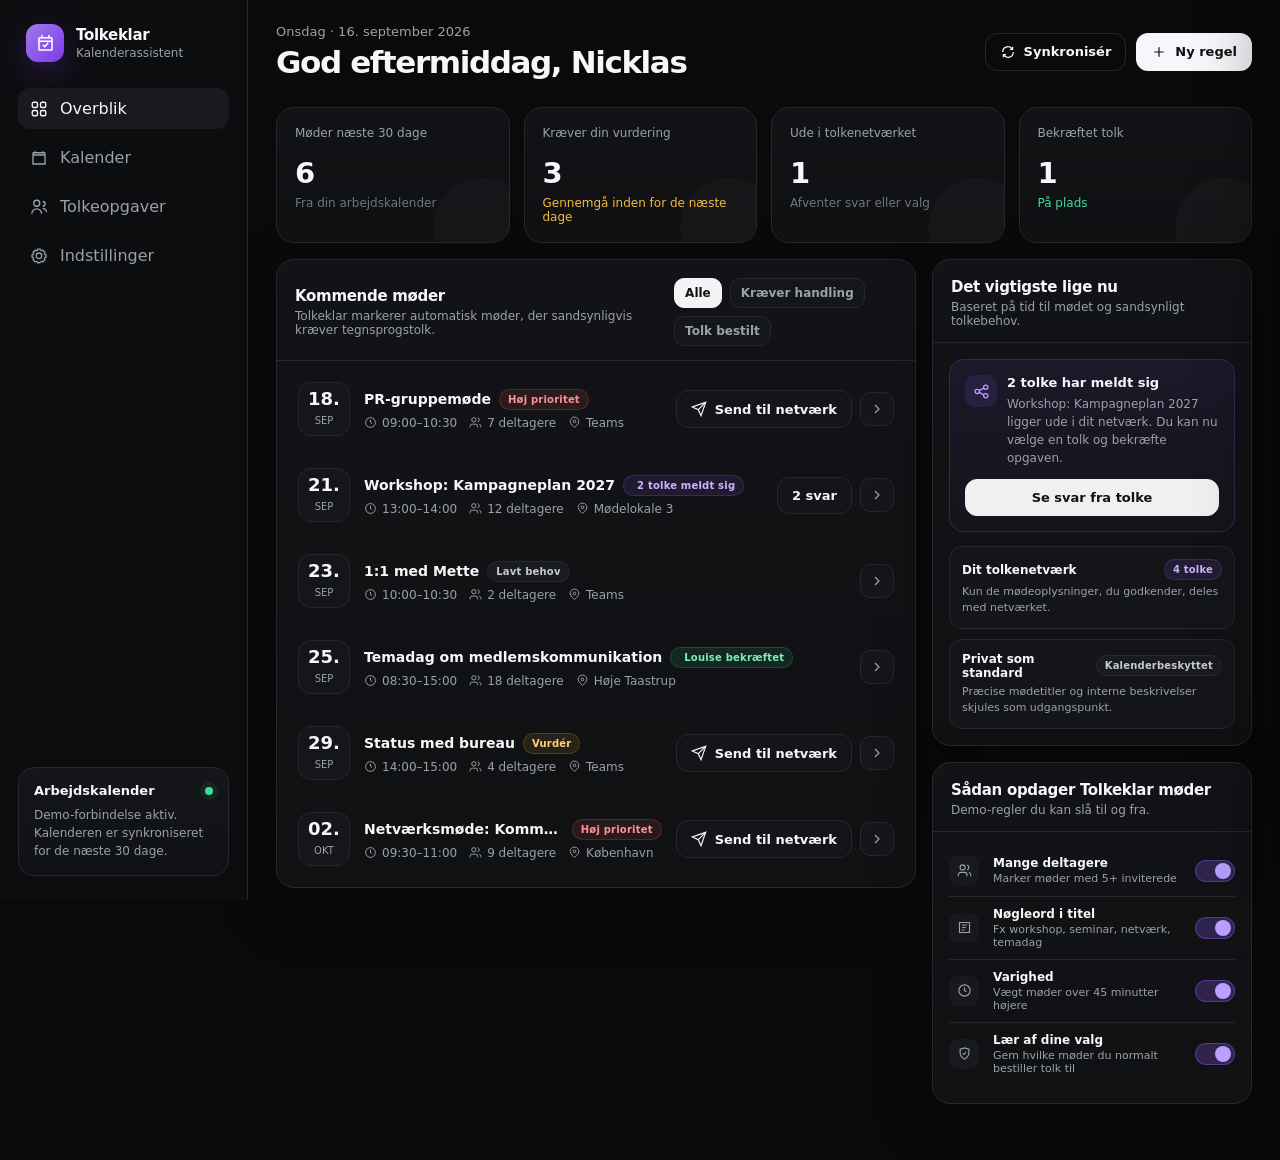
<file: projects/tolkeklar/index.html>
<!doctype html>
<html lang="da">
<head>
  <meta charset="utf-8" />
  <meta name="viewport" content="width=device-width, initial-scale=1" />
  <title>Tolkeklar — møder med ro i maven</title>
  <style>
    :root{
      --bg:#0a0a0b;
      --panel:#111214;
      --panel-2:#16171a;
      --border:#26282d;
      --text:#f5f7fa;
      --muted:#9aa1aa;
      --soft:#6f7680;
      --accent:#8b5cf6;
      --accent-2:#7c3aed;
      --green:#3ddc97;
      --green-bg:rgba(61,220,151,.10);
      --amber:#f5b942;
      --amber-bg:rgba(245,185,66,.10);
      --red:#ff6b6b;
      --red-bg:rgba(255,107,107,.10);
      --blue:#69a7ff;
      --shadow:0 20px 60px rgba(0,0,0,.28);
      --radius:18px;
    }

    *{box-sizing:border-box}
    html,body{margin:0;min-height:100%;font-family:Inter,ui-sans-serif,system-ui,-apple-system,BlinkMacSystemFont,"Segoe UI",sans-serif;background:var(--bg);color:var(--text)}
    body{overflow-x:hidden}
    button,input,select{font:inherit}
    button{cursor:pointer}

    .app-shell{
      min-height:100vh;
      display:grid;
      grid-template-columns:248px minmax(0,1fr);
    }

    .sidebar{
      position:sticky;
      top:0;
      height:100vh;
      border-right:1px solid var(--border);
      padding:24px 18px;
      background:#0c0d0f;
      display:flex;
      flex-direction:column;
      gap:26px;
    }

    .brand{
      display:flex;
      align-items:center;
      gap:12px;
      padding:0 8px;
    }
    .brand-mark{
      width:38px;height:38px;border-radius:12px;
      display:grid;place-items:center;
      background:linear-gradient(135deg,#9f7aea,var(--accent-2));
      box-shadow:0 10px 30px rgba(124,58,237,.28);
    }
    .brand-mark svg{width:21px;height:21px}
    .brand-copy strong{display:block;font-size:15px;letter-spacing:-.02em}
    .brand-copy span{display:block;color:var(--muted);font-size:12px;margin-top:2px}

    .nav{display:flex;flex-direction:column;gap:8px}
    .nav-btn{
      display:flex;align-items:center;gap:12px;
      width:100%;
      border:0;
      background:transparent;
      color:var(--muted);
      padding:11px 12px;
      border-radius:12px;
      text-align:left;
      transition:.18s ease;
    }
    .nav-btn:hover{background:#15161a;color:var(--text)}
    .nav-btn.active{background:#191a1f;color:var(--text)}
    .nav-btn svg{width:18px;height:18px}

    .sidebar-card{
      margin-top:auto;
      border:1px solid var(--border);
      background:linear-gradient(180deg,#15161a,#101114);
      border-radius:16px;
      padding:15px;
    }
    .sidebar-card .row{display:flex;align-items:center;justify-content:space-between;gap:8px}
    .sidebar-card strong{font-size:13px}
    .sidebar-card p{color:var(--muted);font-size:12px;line-height:1.5;margin:8px 0 0}
    .status-dot{width:8px;height:8px;border-radius:50%;background:var(--green);box-shadow:0 0 0 5px rgba(61,220,151,.08)}

    .main{
      min-width:0;
      padding:24px 28px 56px;
    }

    .topbar{
      display:flex;
      align-items:center;
      justify-content:space-between;
      gap:20px;
      margin-bottom:28px;
    }
    .eyebrow{
      color:var(--muted);
      font-size:13px;
      margin-bottom:6px;
    }
    h1{font-size:31px;line-height:1.1;letter-spacing:-.045em;margin:0}
    .top-actions{display:flex;gap:10px;align-items:center;flex-wrap:wrap}

    .btn{
      border:1px solid var(--border);
      background:#141519;
      color:var(--text);
      border-radius:12px;
      padding:10px 14px;
      font-weight:600;
      font-size:13px;
      display:inline-flex;
      align-items:center;
      gap:8px;
      transition:.18s ease;
    }
    .btn:hover{transform:translateY(-1px);background:#1a1b20}
    .btn.primary{border-color:transparent;background:var(--text);color:#111}
    .btn.primary:hover{background:#fff}
    .btn.ghost{background:transparent}
    .btn svg{width:16px;height:16px}

    .grid-stats{
      display:grid;
      grid-template-columns:repeat(4,minmax(0,1fr));
      gap:14px;
      margin-bottom:16px;
    }
    .stat{
      border:1px solid var(--border);
      background:linear-gradient(180deg,#121316,#0f1012);
      border-radius:var(--radius);
      padding:18px;
      min-height:128px;
      position:relative;
      overflow:hidden;
    }
    .stat:after{
      content:"";
      position:absolute;right:-24px;bottom:-36px;
      width:100px;height:100px;border-radius:50%;
      background:rgba(255,255,255,.025);
    }
    .stat .label{color:var(--muted);font-size:12px;margin-bottom:16px}
    .stat .value{font-size:29px;font-weight:700;letter-spacing:-.04em}
    .stat .meta{font-size:12px;color:var(--soft);margin-top:6px}
    .stat .meta.good{color:var(--green)}
    .stat .meta.warn{color:var(--amber)}
    .stat .meta.risk{color:var(--red)}

    .content-grid{
      display:grid;
      grid-template-columns:minmax(0,1.55fr) minmax(320px,.7fr);
      gap:16px;
      align-items:start;
    }

    .card{
      border:1px solid var(--border);
      background:linear-gradient(180deg,#121316,#101113);
      border-radius:var(--radius);
      box-shadow:var(--shadow);
      overflow:hidden;
    }
    .card-header{
      display:flex;align-items:center;justify-content:space-between;gap:16px;
      padding:18px 18px 14px;
      border-bottom:1px solid var(--border);
    }
    .card-title{font-size:15px;font-weight:700;letter-spacing:-.02em}
    .card-sub{font-size:12px;color:var(--muted);margin-top:4px}
    .filters{display:flex;gap:8px;flex-wrap:wrap}
    .filter{
      border:1px solid var(--border);
      background:#15161a;
      color:var(--muted);
      border-radius:10px;
      padding:7px 10px;
      font-size:12px;
      font-weight:600;
    }
    .filter.active{background:#f3f4f6;color:#111;border-color:#f3f4f6}

    .meeting-list{padding:6px}
    .meeting{
      border:1px solid transparent;
      border-radius:14px;
      padding:14px;
      display:grid;
      grid-template-columns:52px minmax(0,1fr) auto;
      gap:14px;
      align-items:center;
      transition:.18s ease;
    }
    .meeting:hover{background:#15161a;border-color:#22252b}
    .meeting + .meeting{margin-top:2px}
    .datebox{
      width:52px;height:54px;border-radius:13px;
      border:1px solid var(--border);
      background:#15161a;
      display:grid;place-items:center;
      text-align:center;
    }
    .datebox strong{font-size:18px;line-height:1}
    .datebox span{font-size:10px;color:var(--muted);text-transform:uppercase;margin-top:2px}
    .meeting-main{min-width:0}
    .meeting-title-row{display:flex;align-items:center;gap:8px;min-width:0}
    .meeting-title{
      font-weight:700;font-size:14px;white-space:nowrap;overflow:hidden;text-overflow:ellipsis;
    }
    .meeting-meta{
      color:var(--muted);
      font-size:12px;
      margin-top:6px;
      display:flex;gap:12px;flex-wrap:wrap;
    }
    .meeting-meta span{display:inline-flex;align-items:center;gap:5px}
    .meeting-meta svg{width:13px;height:13px}
    .badge{
      border-radius:999px;
      padding:4px 8px;
      font-size:10px;
      font-weight:800;
      letter-spacing:.02em;
      display:inline-flex;
      align-items:center;
      gap:5px;
      white-space:nowrap;
    }
    .badge.red{color:#ff9191;background:var(--red-bg);border:1px solid rgba(255,107,107,.18)}
    .badge.amber{color:#ffd277;background:var(--amber-bg);border:1px solid rgba(245,185,66,.18)}
    .badge.green{color:#7ceebc;background:var(--green-bg);border:1px solid rgba(61,220,151,.18)}
    .badge.neutral{color:#c6cad1;background:#1a1b20;border:1px solid #272a31}
    .meeting-actions{display:flex;align-items:center;gap:8px}

    .icon-btn{
      width:34px;height:34px;border-radius:10px;
      border:1px solid var(--border);
      background:#15161a;color:var(--muted);
      display:grid;place-items:center;
    }
    .icon-btn:hover{color:var(--text);background:#1d1e23}
    .icon-btn svg{width:16px;height:16px}

    .insight-wrap{padding:16px}
    .alert{
      border:1px solid rgba(245,185,66,.2);
      background:linear-gradient(180deg,rgba(245,185,66,.08),rgba(245,185,66,.03));
      border-radius:15px;
      padding:15px;
      margin-bottom:14px;
    }
    .alert-head{display:flex;align-items:flex-start;gap:10px}
    .alert-icon{
      width:32px;height:32px;border-radius:10px;
      display:grid;place-items:center;
      background:rgba(245,185,66,.10);color:var(--amber);flex:0 0 auto;
    }
    .alert-icon svg{width:17px;height:17px}
    .alert strong{font-size:13px;display:block}
    .alert p{font-size:12px;color:var(--muted);line-height:1.5;margin:5px 0 12px}
    .alert .btn{width:100%;justify-content:center;background:#f0f0f1;color:#111;border-color:#f0f0f1}

    .mini-list{display:flex;flex-direction:column;gap:10px}
    .mini-item{
      border:1px solid var(--border);
      background:#141519;
      border-radius:13px;
      padding:12px;
    }
    .mini-item-row{display:flex;align-items:center;justify-content:space-between;gap:12px}
    .mini-item strong{font-size:12px}
    .mini-item p{font-size:11px;color:var(--muted);margin:4px 0 0;line-height:1.45}

    .rule-card{margin-top:16px}
    .rules{padding:14px 16px 18px}
    .rule{
      display:grid;
      grid-template-columns:34px minmax(0,1fr) auto;
      gap:10px;
      align-items:center;
      padding:10px 0;
    }
    .rule + .rule{border-top:1px solid var(--border)}
    .rule-icon{width:30px;height:30px;border-radius:9px;background:#18191e;display:grid;place-items:center;color:var(--muted)}
    .rule-icon svg{width:15px;height:15px}
    .rule strong{display:block;font-size:12px}
    .rule span{display:block;font-size:11px;color:var(--muted);margin-top:2px}
    .switch{
      width:40px;height:22px;border-radius:999px;border:1px solid var(--border);background:#202127;position:relative;
    }
    .switch:after{
      content:"";position:absolute;width:16px;height:16px;border-radius:50%;background:#777d86;top:2px;left:3px;transition:.2s;
    }
    .switch.on{background:rgba(139,92,246,.25);border-color:rgba(139,92,246,.4)}
    .switch.on:after{left:19px;background:#b9a1ff}

    .view-hidden{display:none!important}
    .badge.purple{color:#c8b5ff;background:rgba(139,92,246,.12);border:1px solid rgba(139,92,246,.22)}

    .jobs-page{display:none}
    .jobs-page.active{display:block}
    .jobs-toolbar{display:flex;align-items:end;justify-content:space-between;gap:16px;margin:4px 0 16px}
    .jobs-toolbar h2{margin:0;font-size:21px;letter-spacing:-.035em}
    .jobs-toolbar p{margin:6px 0 0;color:var(--muted);font-size:12px}
    .job-list{display:grid;gap:12px}
    .job-card{border:1px solid var(--border);background:linear-gradient(180deg,#121316,#101113);border-radius:16px;padding:16px;box-shadow:var(--shadow)}
    .job-top{display:flex;align-items:flex-start;justify-content:space-between;gap:14px}
    .job-title{font-size:15px;font-weight:750;letter-spacing:-.02em}
    .job-meta{display:flex;gap:12px;flex-wrap:wrap;color:var(--muted);font-size:11px;margin-top:7px}
    .job-meta span{display:inline-flex;align-items:center;gap:5px}
    .job-meta svg{width:13px;height:13px}
    .job-bottom{display:flex;align-items:center;justify-content:space-between;gap:12px;margin-top:14px;padding-top:13px;border-top:1px solid var(--border)}
    .job-response{display:flex;align-items:center;gap:10px;min-width:0}
    .avatar-stack{display:flex;padding-left:6px}
    .avatar-stack .avatar{margin-left:-6px;border:2px solid #101113}
    .avatar{width:30px;height:30px;border-radius:50%;display:grid;place-items:center;background:#252730;color:#e8e8eb;font-size:10px;font-weight:800;flex:0 0 auto}
    .response-copy strong{display:block;font-size:11px}.response-copy span{display:block;font-size:10px;color:var(--muted);margin-top:2px}

    .network-box{border:1px solid rgba(139,92,246,.22);background:linear-gradient(180deg,rgba(139,92,246,.10),rgba(139,92,246,.03));border-radius:14px;padding:14px;margin-bottom:12px}
    .network-box-head{display:flex;align-items:center;justify-content:space-between;gap:12px}
    .network-box strong{font-size:12px}.network-box p{font-size:11px;line-height:1.5;color:var(--muted);margin:7px 0 0}

    .modal-backdrop{position:fixed;inset:0;background:rgba(0,0,0,.62);backdrop-filter:blur(5px);opacity:0;pointer-events:none;transition:.2s;z-index:70}
    .modal-backdrop.show{opacity:1;pointer-events:auto}
    .modal{position:fixed;left:50%;top:50%;width:min(620px,calc(100% - 28px));max-height:88vh;overflow:auto;transform:translate(-50%,-46%) scale(.98);opacity:0;pointer-events:none;transition:.22s;z-index:80;background:#111214;border:1px solid var(--border);border-radius:20px;box-shadow:0 30px 90px rgba(0,0,0,.55)}
    .modal.show{opacity:1;pointer-events:auto;transform:translate(-50%,-50%) scale(1)}
    .modal-head{display:flex;justify-content:space-between;gap:16px;align-items:flex-start;padding:20px;border-bottom:1px solid var(--border)}
    .modal-head h2{font-size:19px;margin:0;letter-spacing:-.03em}.modal-head p{font-size:12px;color:var(--muted);line-height:1.45;margin:6px 0 0}
    .modal-body{padding:20px}.modal-footer{display:flex;gap:10px;justify-content:flex-end;padding:16px 20px 20px;border-top:1px solid var(--border)}
    .form-grid{display:grid;grid-template-columns:1fr 1fr;gap:12px}.field{display:flex;flex-direction:column;gap:7px}.field.full{grid-column:1/-1}.field label{font-size:11px;color:#c8ccd2;font-weight:700}
    .input,.textarea{width:100%;border:1px solid var(--border);background:#17181c;color:var(--text);border-radius:11px;padding:10px 11px;outline:none}.textarea{min-height:76px;resize:vertical}.input:focus,.textarea:focus{border-color:rgba(139,92,246,.55);box-shadow:0 0 0 3px rgba(139,92,246,.08)}
    .privacy-row{display:flex;align-items:flex-start;gap:10px;border:1px solid var(--border);background:#15161a;border-radius:12px;padding:11px;margin-top:12px}.privacy-row input{margin-top:2px;accent-color:var(--accent)}.privacy-row strong{display:block;font-size:11px}.privacy-row span{display:block;color:var(--muted);font-size:10px;line-height:1.45;margin-top:3px}
    .preview-card{margin-top:14px;border:1px dashed #34363e;background:#0e0f11;border-radius:13px;padding:13px}.preview-card .small{font-size:10px;color:var(--muted);text-transform:uppercase;letter-spacing:.08em;margin-bottom:8px}.preview-card strong{font-size:13px}.preview-card p{font-size:11px;color:var(--muted);line-height:1.5;margin:6px 0 0}

    .offer-list{display:flex;flex-direction:column;gap:10px;margin-top:10px}.offer{border:1px solid var(--border);background:#15161a;border-radius:13px;padding:12px}.offer-main{display:flex;gap:10px;align-items:flex-start}.offer-copy{min-width:0;flex:1}.offer-copy strong{display:block;font-size:12px}.offer-copy .meta{font-size:10px;color:var(--muted);margin-top:3px}.offer-copy p{font-size:11px;color:#c6cad1;line-height:1.45;margin:7px 0 0}.offer-action{display:flex;align-items:center;gap:8px;margin-top:10px;padding-top:10px;border-top:1px solid var(--border)}

    .drawer-backdrop{
      position:fixed;inset:0;background:rgba(0,0,0,.52);backdrop-filter:blur(4px);
      opacity:0;pointer-events:none;transition:.2s;z-index:40;
    }
    .drawer-backdrop.show{opacity:1;pointer-events:auto}
    .drawer{
      position:fixed;right:0;top:0;height:100vh;width:min(460px,100%);
      background:#101113;border-left:1px solid var(--border);
      transform:translateX(100%);transition:.25s ease;z-index:50;
      display:flex;flex-direction:column;
      box-shadow:-20px 0 60px rgba(0,0,0,.35);
    }
    .drawer.show{transform:translateX(0)}
    .drawer-head{padding:20px;border-bottom:1px solid var(--border);display:flex;justify-content:space-between;gap:15px;align-items:flex-start}
    .drawer-body{padding:20px;overflow:auto}
    .drawer h2{margin:0;font-size:20px;letter-spacing:-.03em}
    .drawer .lead{color:var(--muted);font-size:12px;margin-top:5px}
    .detail-block{border:1px solid var(--border);background:#15161a;border-radius:14px;padding:14px;margin-bottom:12px}
    .detail-block .small{font-size:11px;color:var(--muted);margin-bottom:8px}
    .detail-block strong{font-size:13px}
    .reason-list{display:flex;flex-direction:column;gap:8px;margin-top:10px}
    .reason{display:flex;gap:8px;align-items:flex-start;color:#cfd3da;font-size:12px;line-height:1.4}
    .reason svg{width:14px;height:14px;flex:0 0 auto;margin-top:1px;color:var(--accent)}
    .drawer-actions{padding:16px 20px 20px;margin-top:auto;border-top:1px solid var(--border);display:flex;gap:10px}
    .drawer-actions .btn{flex:1;justify-content:center}

    .toast{
      position:fixed;left:50%;bottom:26px;transform:translate(-50%,20px);
      background:#f4f4f5;color:#111;border-radius:12px;padding:11px 14px;
      font-size:12px;font-weight:700;opacity:0;pointer-events:none;transition:.22s;z-index:100;
      box-shadow:0 12px 40px rgba(0,0,0,.35);
    }
    .toast.show{opacity:1;transform:translate(-50%,0)}

    .empty{padding:32px;text-align:center;color:var(--muted);font-size:13px}

    @media (max-width:1080px){
      .grid-stats{grid-template-columns:repeat(2,minmax(0,1fr))}
      .content-grid{grid-template-columns:1fr}
      .sidebar{display:none}
      .app-shell{grid-template-columns:1fr}
    }
    @media (max-width:700px){
      .form-grid{grid-template-columns:1fr}.field.full{grid-column:auto}
      .main{padding:18px 14px 40px}
      .topbar{align-items:flex-start;flex-direction:column}
      .grid-stats{grid-template-columns:1fr 1fr}
      .meeting{grid-template-columns:46px minmax(0,1fr)}
      .meeting-actions{grid-column:2}
      .card-header{align-items:flex-start;flex-direction:column}
    }
  </style>
</head>
<body>
  <div class="app-shell">
    <aside class="sidebar">
      <div class="brand">
        <div class="brand-mark">
          <svg viewBox="0 0 24 24" fill="none" stroke="white" stroke-width="1.8" stroke-linecap="round" stroke-linejoin="round" aria-hidden="true">
            <path d="M8 3v3M16 3v3M4.5 9.5h15M5.5 5.5h13a1 1 0 0 1 1 1v12a1 1 0 0 1-1 1h-13a1 1 0 0 1-1-1v-12a1 1 0 0 1 1-1Z"/>
            <path d="m9.5 14 1.6 1.6 3.5-4"/>
          </svg>
        </div>
        <div class="brand-copy">
          <strong>Tolkeklar</strong>
          <span>Kalenderassistent</span>
        </div>
      </div>

      <nav class="nav">
        <button class="nav-btn active" data-view="overview">
          <svg viewBox="0 0 24 24" fill="none" stroke="currentColor" stroke-width="1.8"><rect x="3" y="3" width="7" height="7" rx="2"/><rect x="14" y="3" width="7" height="7" rx="2"/><rect x="3" y="14" width="7" height="7" rx="2"/><rect x="14" y="14" width="7" height="7" rx="2"/></svg>
          Overblik
        </button>
        <button class="nav-btn" data-view="calendar">
          <svg viewBox="0 0 24 24" fill="none" stroke="currentColor" stroke-width="1.8"><path d="M7 3v3M17 3v3M4 8h16M5 5h14a1 1 0 0 1 1 1v14H4V6a1 1 0 0 1 1-1Z"/></svg>
          Kalender
        </button>
        <button class="nav-btn" data-view="interpreters">
          <svg viewBox="0 0 24 24" fill="none" stroke="currentColor" stroke-width="1.8"><path d="M9 11a4 4 0 1 0 0-8 4 4 0 0 0 0 8ZM2.5 21a6.5 6.5 0 0 1 13 0M17 11a3.2 3.2 0 0 0 0-6.4M17 14a5 5 0 0 1 5 5"/></svg>
          Tolkeopgaver
        </button>
        <button class="nav-btn" data-view="settings">
          <svg viewBox="0 0 24 24" fill="none" stroke="currentColor" stroke-width="1.8"><path d="M12 15.5A3.5 3.5 0 1 0 12 8a3.5 3.5 0 0 0 0 7.5Z"/><path d="M19.4 15a1.8 1.8 0 0 0 .36 1.98l.06.06-2.78 2.78-.06-.06A1.8 1.8 0 0 0 15 19.4a1.8 1.8 0 0 0-1 .6 1.8 1.8 0 0 0-.4 1.13V21h-3.2v-.08A1.8 1.8 0 0 0 9 19.4a1.8 1.8 0 0 0-1.98.36l-.06.06-2.78-2.78.06-.06A1.8 1.8 0 0 0 4.6 15a1.8 1.8 0 0 0-.6-1 1.8 1.8 0 0 0-1.13-.4H2.8v-3.2h.08A1.8 1.8 0 0 0 4.6 9a1.8 1.8 0 0 0-.36-1.98l-.06-.06 2.78-2.78.06.06A1.8 1.8 0 0 0 9 4.6a1.8 1.8 0 0 0 1-.6 1.8 1.8 0 0 0 .4-1.13V2.8h3.2v.08A1.8 1.8 0 0 0 15 4.6a1.8 1.8 0 0 0 1.98-.36l.06-.06 2.78 2.78-.06.06A1.8 1.8 0 0 0 19.4 9c.15.38.37.72.66 1 .3.28.68.4 1.13.4h.08v3.2h-.08A1.8 1.8 0 0 0 19.4 15Z"/></svg>
          Indstillinger
        </button>
      </nav>

      <div class="sidebar-card">
        <div class="row">
          <strong>Arbejdskalender</strong>
          <span class="status-dot"></span>
        </div>
        <p>Demo-forbindelse aktiv. Kalenderen er synkroniseret for de næste 30 dage.</p>
      </div>
    </aside>

    <main class="main">
      <header class="topbar">
        <div>
          <div class="eyebrow">Onsdag · 16. september 2026</div>
          <h1>God eftermiddag, Nicklas</h1>
        </div>
        <div class="top-actions">
          <button class="btn ghost" id="syncBtn">
            <svg viewBox="0 0 24 24" fill="none" stroke="currentColor" stroke-width="1.8"><path d="M20 12a8 8 0 0 1-14.9 4M4 12A8 8 0 0 1 18.9 8"/><path d="m5 20 .1-4.1L9 16M19 4l-.1 4.1L15 8"/></svg>
            Synkronisér
          </button>
          <button class="btn primary" id="addRuleBtn">
            <svg viewBox="0 0 24 24" fill="none" stroke="currentColor" stroke-width="1.8"><path d="M12 5v14M5 12h14"/></svg>
            Ny regel
          </button>
        </div>
      </header>

      <section class="grid-stats" id="stats"></section>

      <section class="content-grid" id="overviewView">
        <div class="card">
          <div class="card-header">
            <div>
              <div class="card-title">Kommende møder</div>
              <div class="card-sub">Tolkeklar markerer automatisk møder, der sandsynligvis kræver tegnsprogstolk.</div>
            </div>
            <div class="filters" id="filters">
              <button class="filter active" data-filter="all">Alle</button>
              <button class="filter" data-filter="need">Kræver handling</button>
              <button class="filter" data-filter="booked">Tolk bestilt</button>
            </div>
          </div>
          <div class="meeting-list" id="meetingList"></div>
        </div>

        <aside>
          <div class="card">
            <div class="card-header">
              <div>
                <div class="card-title">Det vigtigste lige nu</div>
                <div class="card-sub">Baseret på tid til mødet og sandsynligt tolkebehov.</div>
              </div>
            </div>
            <div class="insight-wrap" id="insightWrap"></div>
          </div>

          <div class="card rule-card">
            <div class="card-header">
              <div>
                <div class="card-title">Sådan opdager Tolkeklar møder</div>
                <div class="card-sub">Demo-regler du kan slå til og fra.</div>
              </div>
            </div>
            <div class="rules">
              <div class="rule">
                <div class="rule-icon">
                  <svg viewBox="0 0 24 24" fill="none" stroke="currentColor" stroke-width="1.8"><path d="M16 21v-2a4 4 0 0 0-4-4H6a4 4 0 0 0-4 4v2M9 11a4 4 0 1 0 0-8 4 4 0 0 0 0 8ZM22 21v-2a4 4 0 0 0-3-3.87M16 3.13a4 4 0 0 1 0 7.75"/></svg>
                </div>
                <div><strong>Mange deltagere</strong><span>Marker møder med 5+ inviterede</span></div>
                <button class="switch on" aria-label="Slå regel til eller fra"></button>
              </div>
              <div class="rule">
                <div class="rule-icon">
                  <svg viewBox="0 0 24 24" fill="none" stroke="currentColor" stroke-width="1.8"><path d="M4 4h16v16H4zM8 8h8M8 12h6M8 16h4"/></svg>
                </div>
                <div><strong>Nøgleord i titel</strong><span>Fx workshop, seminar, netværk, temadag</span></div>
                <button class="switch on" aria-label="Slå regel til eller fra"></button>
              </div>
              <div class="rule">
                <div class="rule-icon">
                  <svg viewBox="0 0 24 24" fill="none" stroke="currentColor" stroke-width="1.8"><circle cx="12" cy="12" r="9"/><path d="M12 7v5l3 2"/></svg>
                </div>
                <div><strong>Varighed</strong><span>Vægt møder over 45 minutter højere</span></div>
                <button class="switch on" aria-label="Slå regel til eller fra"></button>
              </div>
              <div class="rule">
                <div class="rule-icon">
                  <svg viewBox="0 0 24 24" fill="none" stroke="currentColor" stroke-width="1.8"><path d="M12 21s7-4.4 7-10V5l-7-2-7 2v6c0 5.6 7 10 7 10Z"/><path d="m9.5 12 1.6 1.6 3.4-4"/></svg>
                </div>
                <div><strong>Lær af dine valg</strong><span>Gem hvilke møder du normalt bestiller tolk til</span></div>
                <button class="switch on" aria-label="Slå regel til eller fra"></button>
              </div>
            </div>
          </div>
        </aside>
      </section>

      <section class="jobs-page" id="jobsView">
        <div class="jobs-toolbar">
          <div>
            <h2>Dit tolkenetværk</h2>
            <p>Udsend opgaver, se hvem der er ledig, og bekræft en tolk uden mailtråde og sms'er.</p>
          </div>
          <button class="btn" id="networkInfoBtn">4 tolke i netværket</button>
        </div>
        <div class="job-list" id="jobList"></div>
      </section>
    </main>
  </div>

  <div class="drawer-backdrop" id="drawerBackdrop"></div>
  <section class="drawer" id="drawer" aria-hidden="true">
    <div class="drawer-head">
      <div>
        <h2 id="drawerTitle">Møde</h2>
        <div class="lead" id="drawerLead"></div>
      </div>
      <button class="icon-btn" id="drawerClose" aria-label="Luk">
        <svg viewBox="0 0 24 24" fill="none" stroke="currentColor" stroke-width="1.8"><path d="m6 6 12 12M18 6 6 18"/></svg>
      </button>
    </div>
    <div class="drawer-body" id="drawerBody"></div>
    <div class="drawer-actions" id="drawerActions"></div>
  </section>

  <div class="modal-backdrop" id="modalBackdrop"></div>
  <section class="modal" id="publishModal" aria-hidden="true">
    <div class="modal-head">
      <div>
        <h2>Send til tolkenetværk</h2>
        <p>Kontrollér de oplysninger, som deles. Kalenderdata offentliggøres aldrig automatisk.</p>
      </div>
      <button class="icon-btn" id="publishClose" aria-label="Luk">
        <svg viewBox="0 0 24 24" fill="none" stroke="currentColor" stroke-width="1.8"><path d="m6 6 12 12M18 6 6 18"/></svg>
      </button>
    </div>
    <div class="modal-body" id="publishBody"></div>
    <div class="modal-footer">
      <button class="btn" id="publishCancel">Annullér</button>
      <button class="btn primary" id="publishConfirm">Send til 4 tolke</button>
    </div>
  </section>

  <div class="toast" id="toast">Opdateret</div>

<script>
  const meetings = [
    {id:1,date:"2026-09-18",day:"fre",time:"09:00–10:30",title:"PR-gruppemøde",people:7,location:"Teams",risk:"high",score:92,status:"pending",deadline:"Bestil helst i dag",reasons:["7 deltagere er inviteret","Mødet varer 90 minutter","Du har tidligere markeret PR-møder som tolkekrævende"]},
    {id:2,date:"2026-09-21",day:"man",time:"13:00–14:00",title:"Workshop: Kampagneplan 2027",people:12,location:"Mødelokale 3",risk:"high",score:96,status:"pending",deadline:"Bestil inden fredag",reasons:["12 deltagere er inviteret","Titel indeholder nøgleordet “Workshop”","Fysisk møde med flere deltagere"]},
    {id:3,date:"2026-09-23",day:"ons",time:"10:00–10:30",title:"1:1 med Mette",people:2,location:"Teams",risk:"low",score:18,status:"not-needed",deadline:"Tolk sandsynligvis ikke nødvendig",reasons:["Kun 2 deltagere","Kort møde på 30 minutter","Ligner et almindeligt 1:1-møde"]},
    {id:4,date:"2026-09-25",day:"fre",time:"08:30–15:00",title:"Temadag om medlemskommunikation",people:18,location:"Høje Taastrup",risk:"high",score:99,status:"booked",deadline:"Tolk bestilt",reasons:["18 deltagere er inviteret","Lang varighed","Titel indeholder nøgleordet “Temadag”"]},
    {id:5,date:"2026-09-29",day:"tirs",time:"14:00–15:00",title:"Status med bureau",people:4,location:"Teams",risk:"medium",score:61,status:"pending",deadline:"Vurdér inden 22. september",reasons:["4 deltagere","Mødet varer 60 minutter","Ekstern deltager registreret"]},
    {id:6,date:"2026-10-02",day:"fre",time:"09:30–11:00",title:"Netværksmøde: Kommunikation",people:9,location:"København",risk:"high",score:94,status:"pending",deadline:"God tid — 16 dage endnu",reasons:["9 deltagere er inviteret","Titel indeholder nøgleordet “Netværksmøde”","Fysisk møde"]}
  ];

  const interpreterNetwork = [
    {id:"louise",name:"Louise",initials:"LO",specialty:"Tegnsprogstolk · 18 tidligere opgaver",reply:"Jeg kan tage hele opgaven og er ledig fra 08:15."},
    {id:"maja",name:"Maja",initials:"MA",specialty:"Tegnsprogstolk · 9 tidligere opgaver",reply:"Jeg kan tage opgaven og kender mødetypen fra tidligere."},
    {id:"daniel",name:"Daniel",initials:"DA",specialty:"Tegnsprogstolk · 6 tidligere opgaver",reply:"Jeg er ledig og kan tage hele tidsrummet."},
    {id:"sara",name:"Sara",initials:"SA",specialty:"Tegnsprogstolk · 4 tidligere opgaver",reply:"Jeg kan muligvis tage den. Bekræfter gerne senere i dag."}
  ];

  const jobs = {
    2:{meetingId:2,status:"open",publicTitle:"Workshop / arbejdsmøde",publicLocation:"Høje Taastrup",note:"Ca. 12 deltagere. Workshopformat.",sentAt:"I dag 14:12",offers:["maja","daniel"],assigned:null},
    4:{meetingId:4,status:"assigned",publicTitle:"Temadag / arbejdsmøde",publicLocation:"Høje Taastrup",note:"Heldagsarrangement med ca. 18 deltagere.",sentAt:"12. sep. 10:04",offers:["louise","maja"],assigned:"louise"}
  };

  let currentFilter = "all";
  let selectedId = null;
  let publishMeetingId = null;
  let currentView = "overview";

  const qs = (s) => document.querySelector(s);
  const qsa = (s) => [...document.querySelectorAll(s)];

  function icon(name){
    const icons = {
      users:'<svg viewBox="0 0 24 24" fill="none" stroke="currentColor" stroke-width="1.8"><path d="M16 21v-2a4 4 0 0 0-4-4H6a4 4 0 0 0-4 4v2M9 11a4 4 0 1 0 0-8 4 4 0 0 0 0 8ZM22 21v-2a4 4 0 0 0-3-3.87M16 3.13a4 4 0 0 1 0 7.75"/></svg>',
      clock:'<svg viewBox="0 0 24 24" fill="none" stroke="currentColor" stroke-width="1.8"><circle cx="12" cy="12" r="9"/><path d="M12 7v5l3 2"/></svg>',
      pin:'<svg viewBox="0 0 24 24" fill="none" stroke="currentColor" stroke-width="1.8"><path d="M20 10c0 5-8 11-8 11S4 15 4 10a8 8 0 1 1 16 0Z"/><circle cx="12" cy="10" r="2.5"/></svg>',
      arrow:'<svg viewBox="0 0 24 24" fill="none" stroke="currentColor" stroke-width="1.8"><path d="m9 18 6-6-6-6"/></svg>',
      check:'<svg viewBox="0 0 24 24" fill="none" stroke="currentColor" stroke-width="1.8"><path d="m5 12 4 4L19 6"/></svg>',
      alert:'<svg viewBox="0 0 24 24" fill="none" stroke="currentColor" stroke-width="1.8"><path d="M12 3 2.8 19h18.4L12 3Z"/><path d="M12 9v4M12 16.5h.01"/></svg>',
      bell:'<svg viewBox="0 0 24 24" fill="none" stroke="currentColor" stroke-width="1.8"><path d="M18 8a6 6 0 1 0-12 0c0 7-3 7-3 7h18s-3 0-3-7M10 19h4"/></svg>',
      spark:'<svg viewBox="0 0 24 24" fill="none" stroke="currentColor" stroke-width="1.8"><path d="m12 3 1.5 4.5L18 9l-4.5 1.5L12 15l-1.5-4.5L6 9l4.5-1.5L12 3ZM19 15l.7 2.3L22 18l-2.3.7L19 21l-.7-2.3L16 18l2.3-.7L19 15Z"/></svg>',
      send:'<svg viewBox="0 0 24 24" fill="none" stroke="currentColor" stroke-width="1.8"><path d="m22 2-7 20-4-9-9-4 20-7Z"/><path d="M22 2 11 13"/></svg>',
      network:'<svg viewBox="0 0 24 24" fill="none" stroke="currentColor" stroke-width="1.8"><circle cx="6" cy="12" r="3"/><circle cx="18" cy="6" r="3"/><circle cx="18" cy="18" r="3"/><path d="m8.7 10.7 6.6-3.4M8.7 13.3l6.6 3.4"/></svg>'
    };
    return icons[name] || "";
  }

  function formatDay(date){ return new Date(date+"T12:00:00").toLocaleDateString("da-DK",{day:"2-digit"}); }
  function formatMonth(date){ return new Date(date+"T12:00:00").toLocaleDateString("da-DK",{month:"short"}).replace(".",""); }
  function fullDate(date){ return new Date(date+"T12:00:00").toLocaleDateString("da-DK",{weekday:"long",day:"numeric",month:"long"}); }
  function interpreter(id){ return interpreterNetwork.find(x=>x.id===id); }

  function jobFor(m){ return jobs[m.id]; }
  function badgeFor(m){
    const job=jobFor(m);
    if(job?.status==="assigned") return '<span class="badge green">'+icon("check")+' '+interpreter(job.assigned).name+' bekræftet</span>';
    if(job?.status==="open") return '<span class="badge purple">'+icon("network")+' '+job.offers.length+' tolke meldt sig</span>';
    if(m.status==="booked") return '<span class="badge green">'+icon("check")+' Tolk bestilt</span>';
    if(m.status==="not-needed") return '<span class="badge neutral">Lavt behov</span>';
    if(m.risk==="high") return '<span class="badge red">Høj prioritet</span>';
    return '<span class="badge amber">Vurdér</span>';
  }

  function renderStats(){
    const needsAction=meetings.filter(m=>m.status==="pending"&&m.risk!=="low"&&!jobs[m.id]).length;
    const assigned=Object.values(jobs).filter(j=>j.status==="assigned").length;
    const open=Object.values(jobs).filter(j=>j.status==="open").length;
    const high=meetings.filter(m=>m.status==="pending"&&m.risk==="high"&&!jobs[m.id]).length;
    qs("#stats").innerHTML=`
      <div class="stat"><div class="label">Møder næste 30 dage</div><div class="value">${meetings.length}</div><div class="meta">Fra din arbejdskalender</div></div>
      <div class="stat"><div class="label">Kræver din vurdering</div><div class="value">${needsAction}</div><div class="meta warn">Gennemgå inden for de næste dage</div></div>
      <div class="stat"><div class="label">Ude i tolkenetværket</div><div class="value">${open}</div><div class="meta">Afventer svar eller valg</div></div>
      <div class="stat"><div class="label">Bekræftet tolk</div><div class="value">${assigned}</div><div class="meta good">På plads</div></div>`;
  }

  function filteredMeetings(){
    if(currentFilter==="need") return meetings.filter(m=>m.status==="pending"&&m.risk!=="low"&&jobs[m.id]?.status!=="assigned");
    if(currentFilter==="booked") return meetings.filter(m=>m.status==="booked"||jobs[m.id]?.status==="assigned");
    return meetings;
  }

  function renderMeetings(){
    const list=filteredMeetings();
    qs("#meetingList").innerHTML=list.length?list.map(m=>`
      <article class="meeting" data-id="${m.id}">
        <div class="datebox"><div><strong>${formatDay(m.date)}</strong><br><span>${formatMonth(m.date)}</span></div></div>
        <div class="meeting-main">
          <div class="meeting-title-row"><div class="meeting-title">${m.title}</div>${badgeFor(m)}</div>
          <div class="meeting-meta"><span>${icon("clock")} ${m.time}</span><span>${icon("users")} ${m.people} deltagere</span><span>${icon("pin")} ${m.location}</span></div>
        </div>
        <div class="meeting-actions">
          ${!jobs[m.id]&&m.status==="pending"&&m.risk!=="low"?`<button class="btn" data-action="network" data-id="${m.id}">${icon("send")} Send til netværk</button>`:""}
          ${jobs[m.id]?.status==="open"?`<button class="btn" data-action="job" data-id="${m.id}">${jobs[m.id].offers.length} svar</button>`:""}
          <button class="icon-btn" data-action="open" data-id="${m.id}" aria-label="Åbn detaljer">${icon("arrow")}</button>
        </div>
      </article>`).join(""):`<div class="empty">Ingen møder i denne visning.</div>`;

    qsa('[data-action="open"]').forEach(btn=>btn.addEventListener("click",e=>{e.stopPropagation();openDrawer(Number(btn.dataset.id));}));
    qsa('[data-action="network"]').forEach(btn=>btn.addEventListener("click",e=>{e.stopPropagation();openPublishModal(Number(btn.dataset.id));}));
    qsa('[data-action="job"]').forEach(btn=>btn.addEventListener("click",e=>{e.stopPropagation();openJobDrawer(Number(btn.dataset.id));}));
    qsa(".meeting").forEach(item=>item.addEventListener("click",()=>openDrawer(Number(item.dataset.id))));
  }

  function renderInsight(){
    const candidates=meetings.filter(m=>m.status==="pending"&&m.risk!=="low"&&!jobs[m.id]).sort((a,b)=>b.score-a.score);
    const top=candidates[0];
    const openJobs=Object.values(jobs).filter(j=>j.status==="open");
    let html="";
    if(openJobs.length){
      const j=openJobs[0],m=meetings.find(x=>x.id===j.meetingId);
      html+=`<div class="alert" style="border-color:rgba(139,92,246,.24);background:linear-gradient(180deg,rgba(139,92,246,.09),rgba(139,92,246,.03))">
        <div class="alert-head"><div class="alert-icon" style="color:#b9a1ff;background:rgba(139,92,246,.12)">${icon("network")}</div><div><strong>${j.offers.length} tolke har meldt sig</strong><p>${m.title} ligger ude i dit netværk. Du kan nu vælge en tolk og bekræfte opgaven.</p></div></div>
        <button class="btn" id="openOfferBtn">Se svar fra tolke</button></div>`;
    } else if(top){
      html+=`<div class="alert"><div class="alert-head"><div class="alert-icon">${icon("alert")}</div><div><strong>${top.title}</strong><p>${top.deadline}. Tolkeklar vurderer behovet til ${top.score}%.</p></div></div><button class="btn" id="priorityBtn">${icon("send")} Send til tolkenetværk</button></div>`;
    }
    html+=`<div class="mini-list">
      <div class="mini-item"><div class="mini-item-row"><strong>Dit tolkenetværk</strong><span class="badge purple">${interpreterNetwork.length} tolke</span></div><p>Kun de mødeoplysninger, du godkender, deles med netværket.</p></div>
      <div class="mini-item"><div class="mini-item-row"><strong>Privat som standard</strong><span class="badge neutral">Kalenderbeskyttet</span></div><p>Præcise mødetitler og interne beskrivelser skjules som udgangspunkt.</p></div>
    </div>`;
    qs("#insightWrap").innerHTML=html;
    if(qs("#openOfferBtn")&&openJobs[0]) qs("#openOfferBtn").onclick=()=>openJobDrawer(openJobs[0].meetingId);
    if(qs("#priorityBtn")&&top) qs("#priorityBtn").onclick=()=>openPublishModal(top.id);
  }

  function renderJobs(){
    const all=Object.values(jobs).sort((a,b)=>b.meetingId-a.meetingId);
    qs("#jobList").innerHTML=all.length?all.map(j=>{
      const m=meetings.find(x=>x.id===j.meetingId); const assigned=j.assigned?interpreter(j.assigned):null;
      const offerPeople=j.offers.map(interpreter).filter(Boolean);
      return `<article class="job-card">
        <div class="job-top"><div><div class="job-title">${j.publicTitle}</div><div class="job-meta"><span>${icon("clock")} ${fullDate(m.date)} · ${m.time}</span><span>${icon("pin")} ${j.publicLocation}</span><span>${icon("users")} ${m.people} deltagere</span></div></div>${j.status==="assigned"?`<span class="badge green">${icon("check")} Bekræftet</span>`:`<span class="badge purple">${icon("network")} Udsendt</span>`}</div>
        <div class="job-bottom"><div class="job-response">
          ${offerPeople.length?`<div class="avatar-stack">${offerPeople.slice(0,3).map(i=>`<div class="avatar">${i.initials}</div>`).join("")}</div>`:"<div class=\"avatar\">…</div>"}
          <div class="response-copy"><strong>${assigned?assigned.name+" har opgaven":j.offers.length+" tolke har meldt sig"}</strong><span>${assigned?"Opgaven er bekræftet":"Sendt "+j.sentAt}</span></div></div>
          <button class="btn" data-job-open="${m.id}">${assigned?"Se opgave":"Se svar"}</button></div>
      </article>`;
    }).join(""):`<div class="card"><div class="empty">Ingen tolkeopgaver endnu.</div></div>`;
    qsa("[data-job-open]").forEach(btn=>btn.onclick=()=>openJobDrawer(Number(btn.dataset.jobOpen)));
  }

  function renderNetworkBlock(m){
    const j=jobs[m.id];
    if(!j) return "";
    if(j.status==="assigned"){
      const i=interpreter(j.assigned);
      return `<div class="network-box"><div class="network-box-head"><strong>${icon("check")} Tolk bekræftet</strong><span class="badge green">På plads</span></div><p><b>${i.name}</b> har fået opgaven. ${j.offers.length} tolke meldte sig oprindeligt.</p></div>`;
    }
    return `<div class="network-box"><div class="network-box-head"><strong>${icon("network")} Ude i tolkenetværket</strong><span class="badge purple">${j.offers.length} svar</span></div><p>Opgaven er sendt til ${interpreterNetwork.length} tolke. Du vælger selv, hvem der får opgaven.</p></div>`;
  }

  function openDrawer(id){
    const m=meetings.find(x=>x.id===id); if(!m)return; selectedId=id;
    qs("#drawerTitle").textContent=m.title; qs("#drawerLead").textContent=`${fullDate(m.date)} · ${m.time}`;
    qs("#drawerBody").innerHTML=`${renderNetworkBlock(m)}
      <div class="detail-block"><div class="small">Tolkeklars vurdering</div><div style="display:flex;align-items:center;justify-content:space-between;gap:12px"><strong>${m.score}% sandsynligt behov</strong>${badgeFor(m)}</div></div>
      <div class="detail-block"><div class="small">Hvorfor mødet er markeret</div><div class="reason-list">${m.reasons.map(r=>`<div class="reason">${icon("check")}<span>${r}</span></div>`).join("")}</div></div>
      <div class="detail-block"><div class="small">Mødedetaljer</div><div class="reason-list"><div class="reason">${icon("users")}<span>${m.people} deltagere</span></div><div class="reason">${icon("pin")}<span>${m.location}</span></div><div class="reason">${icon("clock")}<span>${m.time}</span></div></div></div>
      <div class="detail-block"><div class="small">Anbefalet handling</div><strong>${jobs[m.id]?.status==="open"?"Vælg en tolk blandt svarene":m.deadline}</strong></div>`;
    const j=jobs[m.id];
    qs("#drawerActions").innerHTML=j?.status==="open"?`<button class="btn primary" id="seeOffersBtn">Se ${j.offers.length} svar fra tolke</button>`:
      j?.status==="assigned"?`<button class="btn" id="seeJobBtn">Se tolkeopgave</button>`:
      m.status==="not-needed"?`<button class="btn" id="needBtn">Jeg skal bruge tolk</button>`:
      `<button class="btn" id="notNeedBtn">Tolk ikke nødvendig</button><button class="btn primary" id="sendNetworkBtn">${icon("send")} Send til tolkenetværk</button>`;
    showDrawer();
    if(qs("#seeOffersBtn"))qs("#seeOffersBtn").onclick=()=>openJobDrawer(id);
    if(qs("#seeJobBtn"))qs("#seeJobBtn").onclick=()=>openJobDrawer(id);
    if(qs("#sendNetworkBtn"))qs("#sendNetworkBtn").onclick=()=>{closeDrawer();openPublishModal(id)};
    if(qs("#notNeedBtn"))qs("#notNeedBtn").onclick=()=>{setNotNeeded(id);closeDrawer()};
    if(qs("#needBtn"))qs("#needBtn").onclick=()=>{setPending(id);closeDrawer()};
  }

  function openJobDrawer(id){
    const j=jobs[id],m=meetings.find(x=>x.id===id); if(!j||!m)return;
    qs("#drawerTitle").textContent=j.publicTitle;
    qs("#drawerLead").textContent=`Tolkeopgave · ${fullDate(m.date)} · ${m.time}`;
    const assigned=j.assigned?interpreter(j.assigned):null;
    qs("#drawerBody").innerHTML=`
      <div class="detail-block"><div class="small">Delt med netværket</div><strong>${j.publicTitle}</strong><div class="reason-list"><div class="reason">${icon("pin")}<span>${j.publicLocation}</span></div><div class="reason">${icon("users")}<span>Ca. ${m.people} deltagere</span></div><div class="reason">${icon("clock")}<span>${m.time}</span></div></div><div style="font-size:11px;color:var(--muted);margin-top:10px">${j.note}</div></div>
      ${assigned?`<div class="network-box"><div class="network-box-head"><strong>${assigned.name} har opgaven</strong><span class="badge green">${icon("check")} Bekræftet</span></div><p>${assigned.specialty}</p></div>`:
      `<div class="detail-block"><div class="small">Svar fra dit netværk</div><div class="offer-list">${j.offers.length?j.offers.map(id=>{const i=interpreter(id);return `<div class="offer"><div class="offer-main"><div class="avatar">${i.initials}</div><div class="offer-copy"><strong>${i.name}</strong><div class="meta">${i.specialty}</div><p>${i.reply}</p></div></div><div class="offer-action"><span class="badge green">Ledig</span><button class="btn primary" style="margin-left:auto" data-assign="${i.id}" data-meeting="${m.id}">Vælg ${i.name}</button></div></div>`}).join(""):`<div class="empty">Afventer svar fra netværket…</div>`}</div></div>`}
      <div class="detail-block"><div class="small">Privat kalenderinformation</div><strong>${m.title}</strong><div style="font-size:11px;color:var(--muted);margin-top:6px">Kun synligt for dig. Tolkenetværket ser den publicerede version ovenfor.</div></div>`;
    qs("#drawerActions").innerHTML=assigned?`<button class="btn" id="releaseBtn">Frigiv opgaven igen</button>`:`<button class="btn" id="closeJobBtn">Luk</button>`;
    showDrawer();
    qsa("[data-assign]").forEach(btn=>btn.onclick=()=>assignInterpreter(Number(btn.dataset.meeting),btn.dataset.assign));
    if(qs("#releaseBtn"))qs("#releaseBtn").onclick=()=>releaseAssignment(id);
    if(qs("#closeJobBtn"))qs("#closeJobBtn").onclick=closeDrawer;
  }

  function showDrawer(){ qs("#drawer").classList.add("show");qs("#drawerBackdrop").classList.add("show");qs("#drawer").setAttribute("aria-hidden","false"); }
  function closeDrawer(){ qs("#drawer").classList.remove("show");qs("#drawerBackdrop").classList.remove("show");qs("#drawer").setAttribute("aria-hidden","true"); }

  function privacyTitle(m){
    const t=m.title.toLowerCase();
    if(t.includes("workshop"))return "Workshop / arbejdsmøde";
    if(t.includes("netværk"))return "Netværksmøde";
    if(t.includes("temadag"))return "Temadag / arbejdsmøde";
    if(t.includes("pr"))return "Internt gruppemøde";
    return "Arbejdsmøde";
  }
  function safeLocation(m){ return m.location.toLowerCase().includes("teams")?"Online":m.location; }

  function openPublishModal(id){
    const m=meetings.find(x=>x.id===id);if(!m)return;publishMeetingId=id;
    qs("#publishBody").innerHTML=`
      <div class="form-grid">
        <div class="field"><label>Dato og tid</label><input class="input" value="${fullDate(m.date)} · ${m.time}" disabled></div>
        <div class="field"><label>Sted der deles</label><input class="input" id="publicLocation" value="${safeLocation(m)}"></div>
        <div class="field full"><label>Offentlig titel</label><input class="input" id="publicTitle" value="${privacyTitle(m)}"></div>
        <div class="field full"><label>Bemærkning til tolke</label><textarea class="textarea" id="publicNote">Ca. ${m.people} deltagere. ${m.location.toLowerCase().includes("teams")?"Online møde.":"Fysisk møde."}</textarea></div>
      </div>
      <label class="privacy-row"><input type="checkbox" id="exactTitleToggle"><span><strong>Del den præcise kalendertitel</strong><span>Slå kun dette til, hvis mødetitlen ikke indeholder fortrolige oplysninger.</span></span></label>
      <div class="preview-card"><div class="small">Det ser tolken</div><strong id="previewTitle">${privacyTitle(m)}</strong><p id="previewMeta">${fullDate(m.date)} · ${m.time} · ${safeLocation(m)} · ca. ${m.people} deltagere</p></div>`;
    const updatePreview=()=>{
      const exact=qs("#exactTitleToggle").checked;
      if(exact)qs("#publicTitle").value=m.title;
      else if(qs("#publicTitle").value===m.title)qs("#publicTitle").value=privacyTitle(m);
      qs("#previewTitle").textContent=qs("#publicTitle").value||"Arbejdsmøde";
      qs("#previewMeta").textContent=`${fullDate(m.date)} · ${m.time} · ${qs("#publicLocation").value||"Sted ikke angivet"} · ca. ${m.people} deltagere`;
    };
    qs("#exactTitleToggle").onchange=updatePreview;qs("#publicTitle").oninput=updatePreview;qs("#publicLocation").oninput=updatePreview;
    qs("#publishModal").classList.add("show");qs("#modalBackdrop").classList.add("show");qs("#publishModal").setAttribute("aria-hidden","false");
  }

  function closePublishModal(){qs("#publishModal").classList.remove("show");qs("#modalBackdrop").classList.remove("show");qs("#publishModal").setAttribute("aria-hidden","true");publishMeetingId=null;}

  function publishJob(){
    const id=publishMeetingId,m=meetings.find(x=>x.id===id);if(!m)return;
    jobs[id]={meetingId:id,status:"open",publicTitle:qs("#publicTitle").value||privacyTitle(m),publicLocation:qs("#publicLocation").value||safeLocation(m),note:qs("#publicNote").value||"",sentAt:"Lige nu",offers:[],assigned:null};
    closePublishModal();refresh();showToast(`Opgaven er sendt til ${interpreterNetwork.length} tolke`);
    setTimeout(()=>{ if(jobs[id]&&jobs[id].status==="open"&&jobs[id].offers.length===0){jobs[id].offers=["louise","maja"];refresh();showToast("2 tolke har meldt sig på opgaven");} },1200);
  }

  function assignInterpreter(meetingId,interpreterId){
    const j=jobs[meetingId],m=meetings.find(x=>x.id===meetingId),i=interpreter(interpreterId);if(!j||!m||!i)return;
    j.status="assigned";j.assigned=interpreterId;m.status="booked";m.deadline=`${i.name} er bekræftet`;
    refresh();openJobDrawer(meetingId);showToast(`${i.name} er bekræftet som tolk`);
  }
  function releaseAssignment(meetingId){
    const j=jobs[meetingId],m=meetings.find(x=>x.id===meetingId);if(!j||!m)return;
    j.status="open";j.assigned=null;m.status="pending";m.deadline="Vælg en tolk blandt svarene";refresh();openJobDrawer(meetingId);showToast("Opgaven er åbnet igen");
  }

  function setNotNeeded(id){const m=meetings.find(x=>x.id===id);if(!m)return;m.status="not-needed";m.deadline="Tolk ikke nødvendig";refresh();showToast("Mødet er markeret som: Tolk ikke nødvendig");}
  function setPending(id){const m=meetings.find(x=>x.id===id);if(!m)return;m.status="pending";m.deadline=m.risk==="high"?"Bestil tolk i god tid":"Vurdér tolkebehov";refresh();showToast("Mødet er sat tilbage til vurdering");}

  function renderView(){
    const overview=currentView==="overview";
    qs("#overviewView").classList.toggle("view-hidden",!overview);qs("#stats").classList.toggle("view-hidden",!overview);qs("#jobsView").classList.toggle("active",!overview);
    qs("h1").textContent=overview?"God eftermiddag, Nicklas":"Tolkeopgaver";
    qs(".eyebrow").textContent=overview?"Onsdag · 16. september 2026":"Dit private tolkenetværk";
    qs("#addRuleBtn").classList.toggle("view-hidden",!overview);
    qs("#syncBtn").classList.toggle("view-hidden",!overview);
    if(!overview)renderJobs();
  }

  function refresh(){renderStats();renderMeetings();renderInsight();renderJobs();renderView();}

  function showToast(text){const t=qs("#toast");t.textContent=text;t.classList.add("show");clearTimeout(window.toastTimer);window.toastTimer=setTimeout(()=>t.classList.remove("show"),2200);}

  qsa("#filters .filter").forEach(btn=>btn.addEventListener("click",()=>{currentFilter=btn.dataset.filter;qsa("#filters .filter").forEach(b=>b.classList.toggle("active",b===btn));renderMeetings();}));
  qsa(".switch").forEach(sw=>sw.addEventListener("click",()=>{sw.classList.toggle("on");showToast(sw.classList.contains("on")?"Regel aktiveret":"Regel deaktiveret");}));

  qsa(".nav-btn").forEach(btn=>btn.addEventListener("click",()=>{
    if(btn.dataset.view==="overview"||btn.dataset.view==="interpreters"){
      qsa(".nav-btn").forEach(b=>b.classList.remove("active"));btn.classList.add("active");currentView=btn.dataset.view==="interpreters"?"jobs":"overview";renderView();
    }else showToast("Demo: Denne sektion kommer i en senere iteration");
  }));

  qs("#drawerClose").onclick=closeDrawer;qs("#drawerBackdrop").onclick=closeDrawer;
  qs("#publishClose").onclick=closePublishModal;qs("#publishCancel").onclick=closePublishModal;qs("#modalBackdrop").onclick=closePublishModal;qs("#publishConfirm").onclick=publishJob;
  document.addEventListener("keydown",e=>{if(e.key==="Escape"){closeDrawer();closePublishModal();}});
  qs("#syncBtn").addEventListener("click",()=>{const btn=qs("#syncBtn");btn.textContent="Synkroniserer…";setTimeout(()=>{btn.innerHTML=icon("check")+" Synkroniseret";showToast("Kalenderen er opdateret");setTimeout(()=>btn.innerHTML=icon("spark")+" Synkronisér",1600);},650);});
  qs("#addRuleBtn").addEventListener("click",()=>showToast("Demo: Regelbygger tilføjes i næste iteration"));
  qs("#networkInfoBtn").addEventListener("click",()=>showToast("4 tolke er aktive i dit demo-netværk"));

  refresh();
</script>
</body>
</html>
</file>
<file: styles.css>
:root { color-scheme: light; font-family: Inter, ui-sans-serif, system-ui, -apple-system, BlinkMacSystemFont, "Segoe UI", sans-serif; color: #202321; background: #f7f7f4; }
* { box-sizing: border-box; }
body { margin: 0; min-height: 100vh; }
.gallery { width: min(1480px, 100%); margin: 0 auto; padding: clamp(8px, 1.2vw, 16px) clamp(16px, 3vw, 44px) clamp(16px, 3vw, 44px); display: grid; grid-template-columns: repeat(2, minmax(0, 1fr)); column-gap: clamp(12px, 2vw, 26px); row-gap: clamp(30px, 4vw, 48px); }
.gallery-heading { grid-column: 1 / -1; margin: 0 0 -18px; text-align: center; }
.gallery-heading h1 { margin: 0; font-size: clamp(1.7rem, 4vw, 2.8rem); line-height: 1.1; letter-spacing: -.035em; }
.gallery-heading p { margin: 10px 0 0; color: #69716c; font-size: clamp(1rem, 2vw, 1.2rem); }
.project-card { color: inherit; text-decoration: none; min-width: 0; }
.project-card:focus-visible, .back-link:focus-visible { outline: 3px solid #315e52; outline-offset: 4px; }
.project-image { display: block; width: 100%; aspect-ratio: 16 / 10; object-fit: cover; background: #e4e8e2; border-radius: 8px; }
.project-placeholder { display: grid; place-items: center; color: #667269; background: linear-gradient(135deg, #e5ebe5, #d9e2dc); font-size: clamp(1.2rem, 4vw, 3rem); font-weight: 650; letter-spacing: -.06em; }
.project-card h2 { font-size: clamp(1rem, 1.7vw, 1.3rem); line-height: 1.25; margin: 14px 0 3px; }
.project-card p, #project-author { color: #69716c; font-size: .9rem; margin: 0; }
.empty-state { grid-column: 1 / -1; margin: 0; padding: 12vh 16px; color: #69716c; text-align: center; }
.detail { min-height: 100vh; display: flex; flex-direction: column; }
.detail-header { padding: 12px clamp(16px, 3vw, 32px); display: flex; align-items: center; gap: 16px; background: #fff; border-bottom: 1px solid #e7e9e6; }
.back-link { color: #202321; font-size: 1.6rem; text-decoration: none; width: 38px; height: 38px; display: grid; place-items: center; border-radius: 50%; }
.detail-header h1 { margin: 0; font-size: 1.1rem; }
.detail-header p { margin-top: 2px; }
.detail-header .project-description { max-width: 72ch; margin-top: 8px; color: #454d48; font-size: .95rem; line-height: 1.45; }
#project-frame { width: 100%; flex: 1; min-height: calc(100vh - 72px); border: 0; background: white; }
.teaser { width: min(1480px, 100%); margin: 0 auto; padding: clamp(16px, 3vw, 40px); }
.teaser-links { display: flex; flex-wrap: wrap; gap: 10px; margin-bottom: clamp(20px, 3vw, 32px); }
.teaser-link { display: inline-flex; align-items: center; min-height: 42px; padding: 0 18px; border-radius: 6px; font-size: .95rem; font-weight: 600; text-decoration: none; }
.teaser-link.primary { background: #315e52; color: #fff; }
.teaser-link.secondary { border: 1px solid #d3d8d3; color: #202321; background: #fff; }
.teaser-link:focus-visible { outline: 3px solid #315e52; outline-offset: 3px; }
.teaser-screenshots { display: grid; grid-template-columns: 1fr; gap: clamp(22px, 3vw, 36px); }
.teaser-screenshot { margin: 0; min-width: 0; }
.teaser-screenshot img { display: block; width: 100%; aspect-ratio: 16 / 10; object-fit: cover; object-position: center; border-radius: 8px; background: #25282c; }
.teaser-screenshot figcaption { margin-top: 10px; color: #69716c; font-size: .95rem; }
[hidden] { display: none !important; }
@media (min-width: 760px) { .gallery { grid-template-columns: repeat(3, minmax(0, 1fr)); } }
@media (min-width: 1120px) { .gallery { grid-template-columns: repeat(5, minmax(0, 1fr)); } }
@media (min-width: 900px) { .teaser-screenshots { grid-template-columns: repeat(2, minmax(0, 1fr)); } }
</file>
